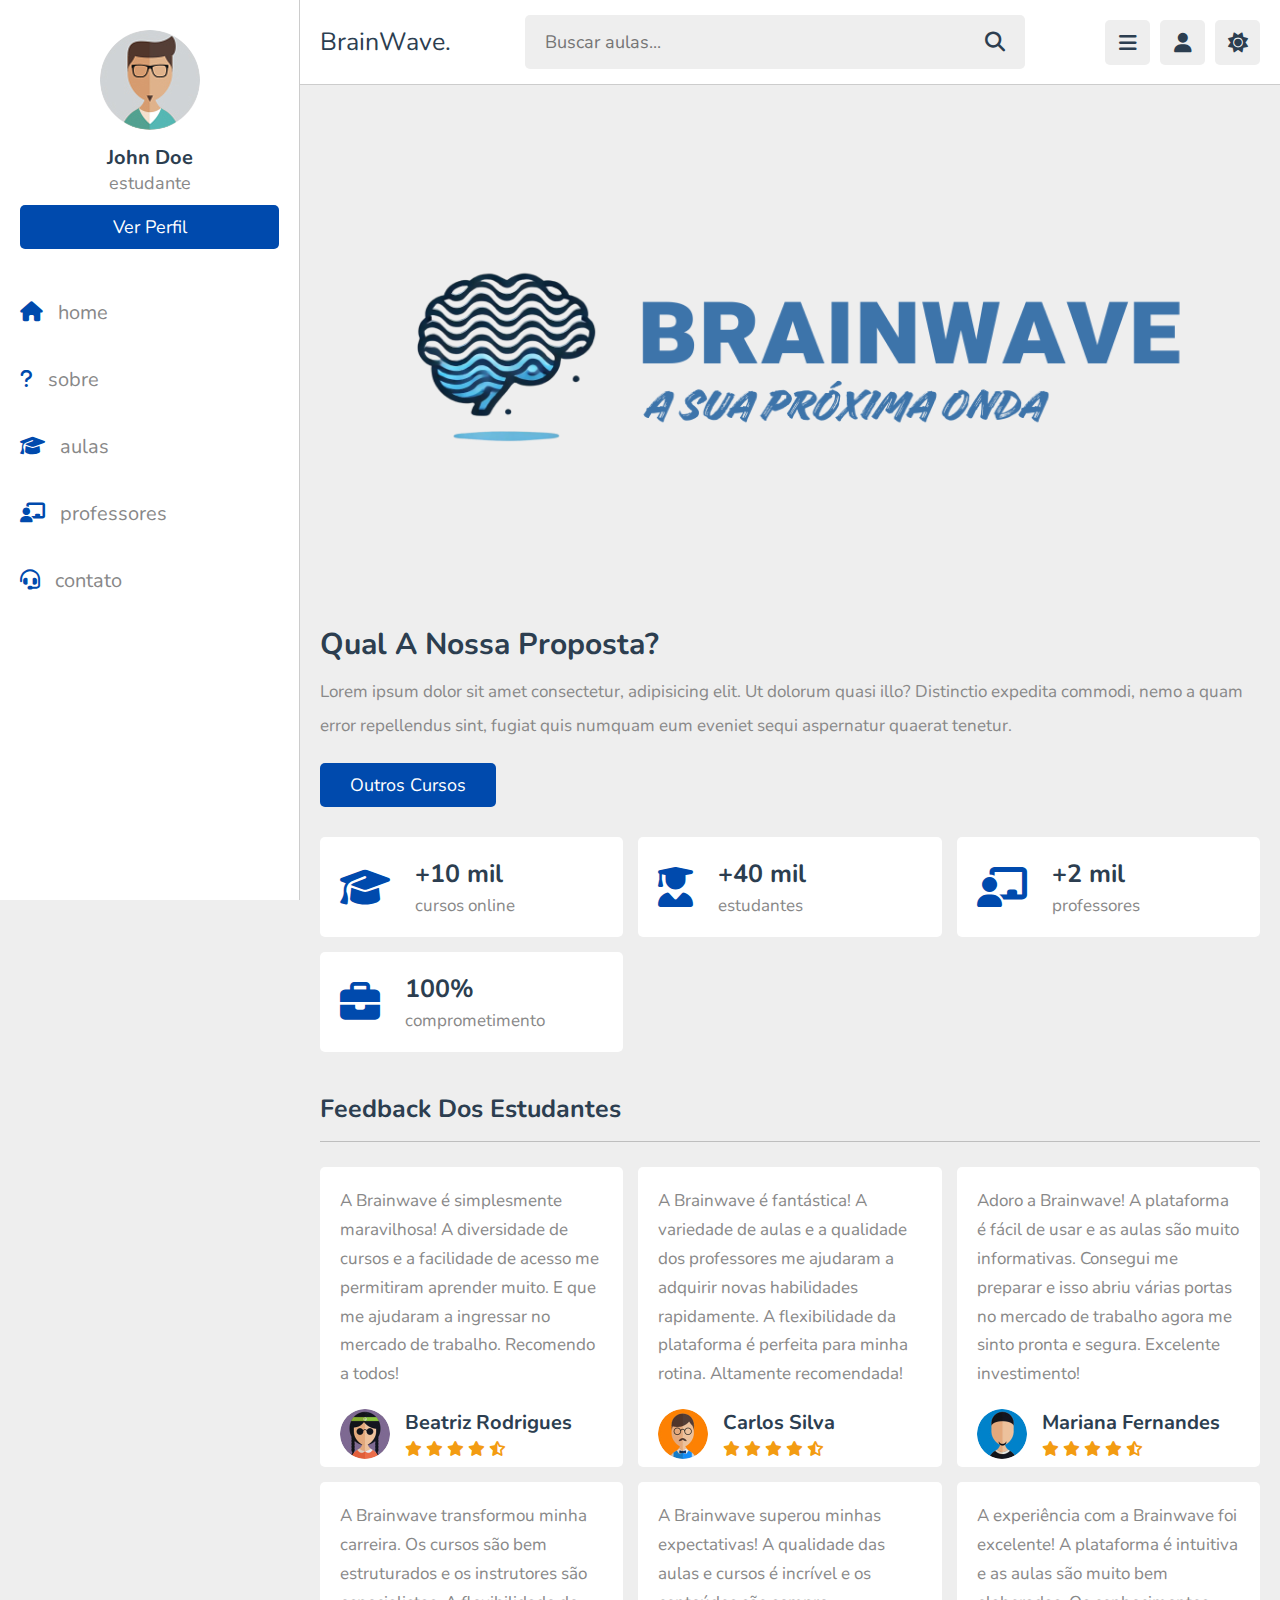
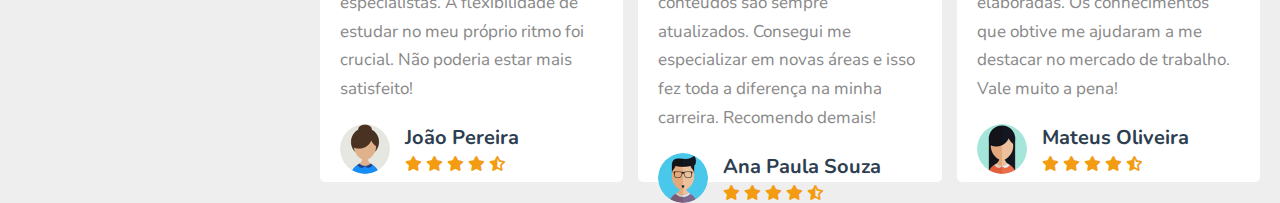
<file: index.html>
<!DOCTYPE html>
<html lang="en">
  <head>
    <meta charset="UTF-8" />
    <meta http-equiv="X-UA-Compatible" content="IE=edge" />
    <meta name="viewport" content="width=device-width, initial-scale=1.0" />
    <title>sobre nós</title>

    <!-- font awesome cdn link  -->
    <link
      rel="stylesheet"
      href="https://cdnjs.cloudflare.com/ajax/libs/font-awesome/6.1.2/css/all.min.css"
    />

    <!-- custom css file link  -->
    <link rel="stylesheet" href="css/style.css" />
  </head>
  <body>
    <header class="header">
      <section class="flex">
        <a href="home.html" class="logo">BrainWave.</a>

        <form action="search.html" method="post" class="search-form">
          <input
            type="text"
            name="search_box"
            required
            placeholder="Buscar aulas..."
            maxlength="100"
          />
          <button type="submit" class="fas fa-search"></button>
        </form>

        <div class="icons">
          <div id="menu-btn" class="fas fa-bars"></div>
          <div id="search-btn" class="fas fa-search"></div>
          <div id="user-btn" class="fas fa-user"></div>
          <div id="toggle-btn" class="fas fa-sun"></div>
        </div>

        <div class="profile">
          <img src="images/pic-1.jpg" class="image" alt="" />
          <h3 class="name">John Doe</h3>
          <p class="role">estudante</p>
          <a href="profile.html" class="btn">ver perfil</a>
          <div class="flex-btn">
            <a href="login.html" class="option-btn">login</a>
            <a href="register.html" class="option-btn">cadastro</a>
          </div>
        </div>
      </section>
    </header>

    <div class="side-bar">
      <div id="close-btn">
        <i class="fas fa-times"></i>
      </div>

      <div class="profile">
        <img src="images/pic-1.jpg" class="image" alt="" />
        <h3 class="name">John Doe</h3>
        <p class="role">estudante</p>
        <a href="profile.html" class="btn">ver perfil</a>
      </div>

      <nav class="navbar">
        <a href="home.html"><i class="fas fa-home"></i><span>home</span></a>
        <a href="index.html"
          ><i class="fas fa-question"></i><span>sobre</span></a
        >
        <a href="courses.html"
          ><i class="fas fa-graduation-cap"></i><span>aulas</span></a
        >
        <a href="teachers.html"
          ><i class="fas fa-chalkboard-user"></i><span>professores</span></a
        >
        <a href="contact.html"
          ><i class="fas fa-headset"></i><span>contato</span></a
        >
      </nav>
    </div>

    <section class="about">
      <div class="row">
        <div class="image">
          <!-- <img src="images/about-img.svg" alt="" /> -->
          <img src="images/21.png" alt="" />
          <!-- imagem com cérebro e nome em baixo  -->
          <!-- <img src="images/20.png" alt=""> imagem apenas do cérebro -->
        </div>

        <div class="content">
          <h3>qual a nossa proposta?</h3>
          <p>
            Lorem ipsum dolor sit amet consectetur, adipisicing elit. Ut dolorum
            quasi illo? Distinctio expedita commodi, nemo a quam error
            repellendus sint, fugiat quis numquam eum eveniet sequi aspernatur
            quaerat tenetur.
          </p>
          <a href="courses.html" class="inline-btn">outros cursos</a>
        </div>
      </div>

      <div class="box-container">
        <div class="box">
          <i class="fas fa-graduation-cap"></i>
          <div>
            <h3>+10 mil</h3>
            <p>cursos online</p>
          </div>
        </div>

        <div class="box">
          <i class="fas fa-user-graduate"></i>
          <div>
            <h3>+40 mil</h3>
            <p>estudantes</p>
          </div>
        </div>

        <div class="box">
          <i class="fas fa-chalkboard-user"></i>
          <div>
            <h3>+2 mil</h3>
            <p>professores</p>
          </div>
        </div>

        <div class="box">
          <i class="fas fa-briefcase"></i>
          <div>
            <h3>100%</h3>
            <p>comprometimento</p>
          </div>
        </div>
      </div>
    </section>

    <section class="reviews">
      <h1 class="heading">feedback dos estudantes</h1>

      <div class="box-container">
        <div class="box">
          <p>
            A Brainwave é simplesmente maravilhosa! A diversidade de cursos e a
            facilidade de acesso me permitiram aprender muito. E que me ajudaram
            a ingressar no mercado de trabalho. Recomendo a todos!
          </p>
          <div class="student">
            <img src="images/pic-2.jpg" alt="" />
            <div>
              <h3>Beatriz Rodrigues</h3>
              <div class="stars">
                <i class="fas fa-star"></i>
                <i class="fas fa-star"></i>
                <i class="fas fa-star"></i>
                <i class="fas fa-star"></i>
                <i class="fas fa-star-half-alt"></i>
              </div>
            </div>
          </div>
        </div>

        <div class="box">
          <p>
            A Brainwave é fantástica! A variedade de aulas e a qualidade dos
            professores me ajudaram a adquirir novas habilidades rapidamente. A
            flexibilidade da plataforma é perfeita para minha rotina. Altamente
            recomendada!
          </p>
          <div class="student">
            <img src="images/pic-3.jpg" alt="" />
            <div>
              <h3>Carlos Silva</h3>
              <div class="stars">
                <i class="fas fa-star"></i>
                <i class="fas fa-star"></i>
                <i class="fas fa-star"></i>
                <i class="fas fa-star"></i>
                <i class="fas fa-star-half-alt"></i>
              </div>
            </div>
          </div>
        </div>

        <div class="box">
          <p>
            Adoro a Brainwave! A plataforma é fácil de usar e as aulas são muito
            informativas. Consegui me preparar e isso abriu várias portas no
            mercado de trabalho agora me sinto pronta e segura. Excelente
            investimento!
          </p>
          <div class="student">
            <img src="images/pic-4.jpg" alt="" />
            <div>
              <h3>Mariana Fernandes</h3>
              <div class="stars">
                <i class="fas fa-star"></i>
                <i class="fas fa-star"></i>
                <i class="fas fa-star"></i>
                <i class="fas fa-star"></i>
                <i class="fas fa-star-half-alt"></i>
              </div>
            </div>
          </div>
        </div>

        <div class="box">
          <p>
            A Brainwave transformou minha carreira. Os cursos são bem
            estruturados e os instrutores são especialistas. A flexibilidade de
            estudar no meu próprio ritmo foi crucial. Não poderia estar mais
            satisfeito!
          </p>
          <div class="student">
            <img src="images/pic-5.jpg" alt="" />
            <div>
              <h3>João Pereira</h3>
              <div class="stars">
                <i class="fas fa-star"></i>
                <i class="fas fa-star"></i>
                <i class="fas fa-star"></i>
                <i class="fas fa-star"></i>
                <i class="fas fa-star-half-alt"></i>
              </div>
            </div>
          </div>
        </div>

        <div class="box">
          <p>
            A Brainwave superou minhas expectativas! A qualidade das aulas e
            cursos é incrível e os conteúdos são sempre atualizados. Consegui me
            especializar em novas áreas e isso fez toda a diferença na minha
            carreira. Recomendo demais!
          </p>
          <div class="student">
            <img src="images/pic-6.jpg" alt="" />
            <div>
              <h3>Ana Paula Souza</h3>
              <div class="stars">
                <i class="fas fa-star"></i>
                <i class="fas fa-star"></i>
                <i class="fas fa-star"></i>
                <i class="fas fa-star"></i>
                <i class="fas fa-star-half-alt"></i>
              </div>
            </div>
          </div>
        </div>

        <div class="box">
          <p>
            A experiência com a Brainwave foi excelente! A plataforma é
            intuitiva e as aulas são muito bem elaboradas. Os conhecimentos que
            obtive me ajudaram a me destacar no mercado de trabalho. Vale muito
            a pena!
          </p>
          <div class="student">
            <img src="images/pic-7.jpg" alt="" />
            <div>
              <h3>Mateus Oliveira</h3>
              <div class="stars">
                <i class="fas fa-star"></i>
                <i class="fas fa-star"></i>
                <i class="fas fa-star"></i>
                <i class="fas fa-star"></i>
                <i class="fas fa-star-half-alt"></i>
              </div>
            </div>
          </div>
        </div>
      </div>
    </section>

    <!-- <footer class="footer">
      &copy; copyright @ 2022 by <span>mr. web designer</span> | all rights
      reserved!
    </footer> -->

    <!-- custom js file link  -->
    <script src="js/script.js"></script>
  </body>
</html>
</file>
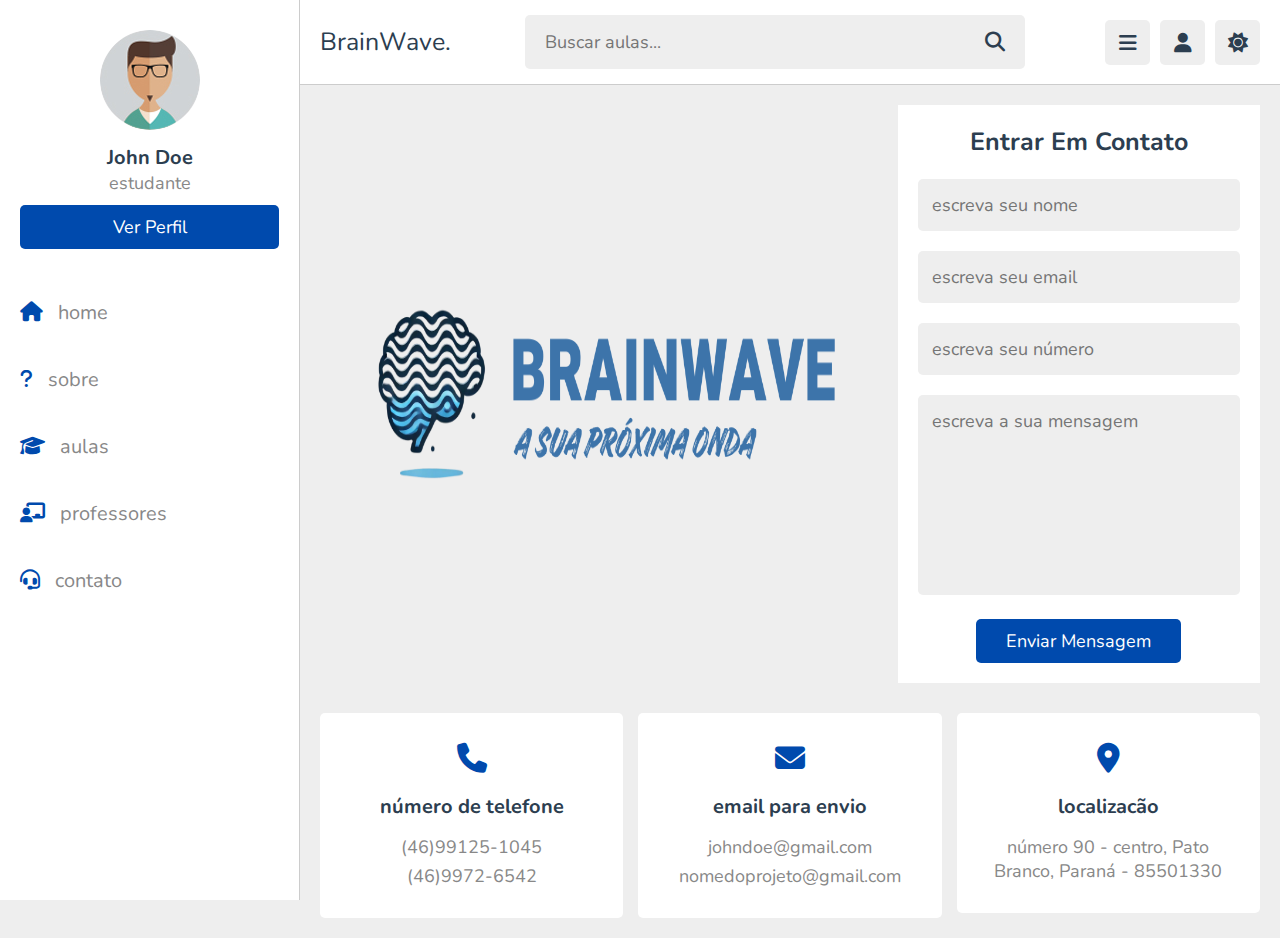
<file: contact.html>
<!DOCTYPE html>
<html lang="en">
  <head>
    <meta charset="UTF-8" />
    <meta http-equiv="X-UA-Compatible" content="IE=edge" />
    <meta name="viewport" content="width=device-width, initial-scale=1.0" />
    <title>contato</title>

    <!-- font awesome cdn link  -->
    <link
      rel="stylesheet"
      href="https://cdnjs.cloudflare.com/ajax/libs/font-awesome/6.1.2/css/all.min.css"
    />

    <!-- custom css file link  -->
    <link rel="stylesheet" href="css/style.css" />
  </head>
  <body>
    <header class="header">
      <section class="flex">
        <a href="home.html" class="logo">BrainWave.</a>

        <form action="search.html" method="post" class="search-form">
          <input
            type="text"
            name="search_box"
            required
            placeholder="Buscar aulas..."
            maxlength="100"
          />
          <button type="submit" class="fas fa-search"></button>
        </form>

        <div class="icons">
          <div id="menu-btn" class="fas fa-bars"></div>
          <div id="search-btn" class="fas fa-search"></div>
          <div id="user-btn" class="fas fa-user"></div>
          <div id="toggle-btn" class="fas fa-sun"></div>
        </div>

        <div class="profile">
          <img src="images/pic-1.jpg" class="image" alt="" />
          <h3 class="name">John Doe</h3>
          <p class="role">estudante</p>
          <a href="profile.html" class="btn">ver perfil</a>
          <div class="flex-btn">
            <a href="login.html" class="option-btn">login</a>
            <a href="register.html" class="option-btn">cadastro</a>
          </div>
        </div>
      </section>
    </header>

    <div class="side-bar">
      <div id="close-btn">
        <i class="fas fa-times"></i>
      </div>

      <div class="profile">
        <img src="images/pic-1.jpg" class="image" alt="" />
        <h3 class="name">John Doe</h3>
        <p class="role">estudante</p>
        <a href="profile.html" class="btn">ver perfil</a>
      </div>

      <nav class="navbar">
        <a href="home.html"><i class="fas fa-home"></i><span>home</span></a>
        <a href="index.html"
          ><i class="fas fa-question"></i><span>sobre</span></a
        >
        <a href="courses.html"
          ><i class="fas fa-graduation-cap"></i><span>aulas</span></a
        >
        <a href="teachers.html"
          ><i class="fas fa-chalkboard-user"></i><span>professores</span></a
        >
        <a href="contact.html"
          ><i class="fas fa-headset"></i><span>contato</span></a
        >
      </nav>
    </div>

    <section class="contact">
      <div class="row">
        <div class="image">
          <!-- <img src="images/contact-img.svg" alt="" /> -->
          <img src="images/21.png" alt="" />
        </div>

        <form action="" method="post">
          <h3>entrar em contato</h3>
          <input
            type="text"
            placeholder="escreva seu nome"
            name="name"
            required
            maxlength="50"
            class="box"
          />
          <input
            type="email"
            placeholder="escreva seu email"
            name="email"
            required
            maxlength="50"
            class="box"
          />
          <input
            type="number"
            placeholder="escreva seu número"
            name="number"
            required
            maxlength="50"
            class="box"
          />
          <textarea
            name="msg"
            class="box"
            placeholder="escreva a sua mensagem"
            required
            maxlength="1000"
            cols="30"
            rows="10"
          ></textarea>
          <input
            type="submit"
            value="enviar mensagem"
            class="inline-btn"
            name="submit"
          />
        </form>
      </div>

      <div class="box-container">
        <div class="box">
          <i class="fas fa-phone"></i>
          <h3>número de telefone</h3>
          <a href="tel:46991251045">(46)99125-1045</a>
          <a href="tel:4699726542">(46)9972-6542</a>
        </div>

        <div class="box">
          <i class="fas fa-envelope"></i>
          <h3>email para envio</h3>
          <a href="mailto:shaikhanas@gmail.com">johndoe@gmail.com</a>
          <a href="mailto:anasbhai@gmail.com">nomedoprojeto@gmail.com</a>
        </div>

        <div class="box">
          <i class="fas fa-map-marker-alt"></i>
          <h3>localizacão</h3>
          <a href="#">número 90 - centro, Pato Branco, Paraná - 85501330</a>
        </div>
      </div>
    </section>

    <!-- <footer class="footer">
      &copy; copyright @ 2022 by <span>mr. web designer</span> | all rights
      reserved!
    </footer> -->

    <!-- custom js file link  -->
    <script src="js/script.js"></script>
  </body>
</html>
</file>
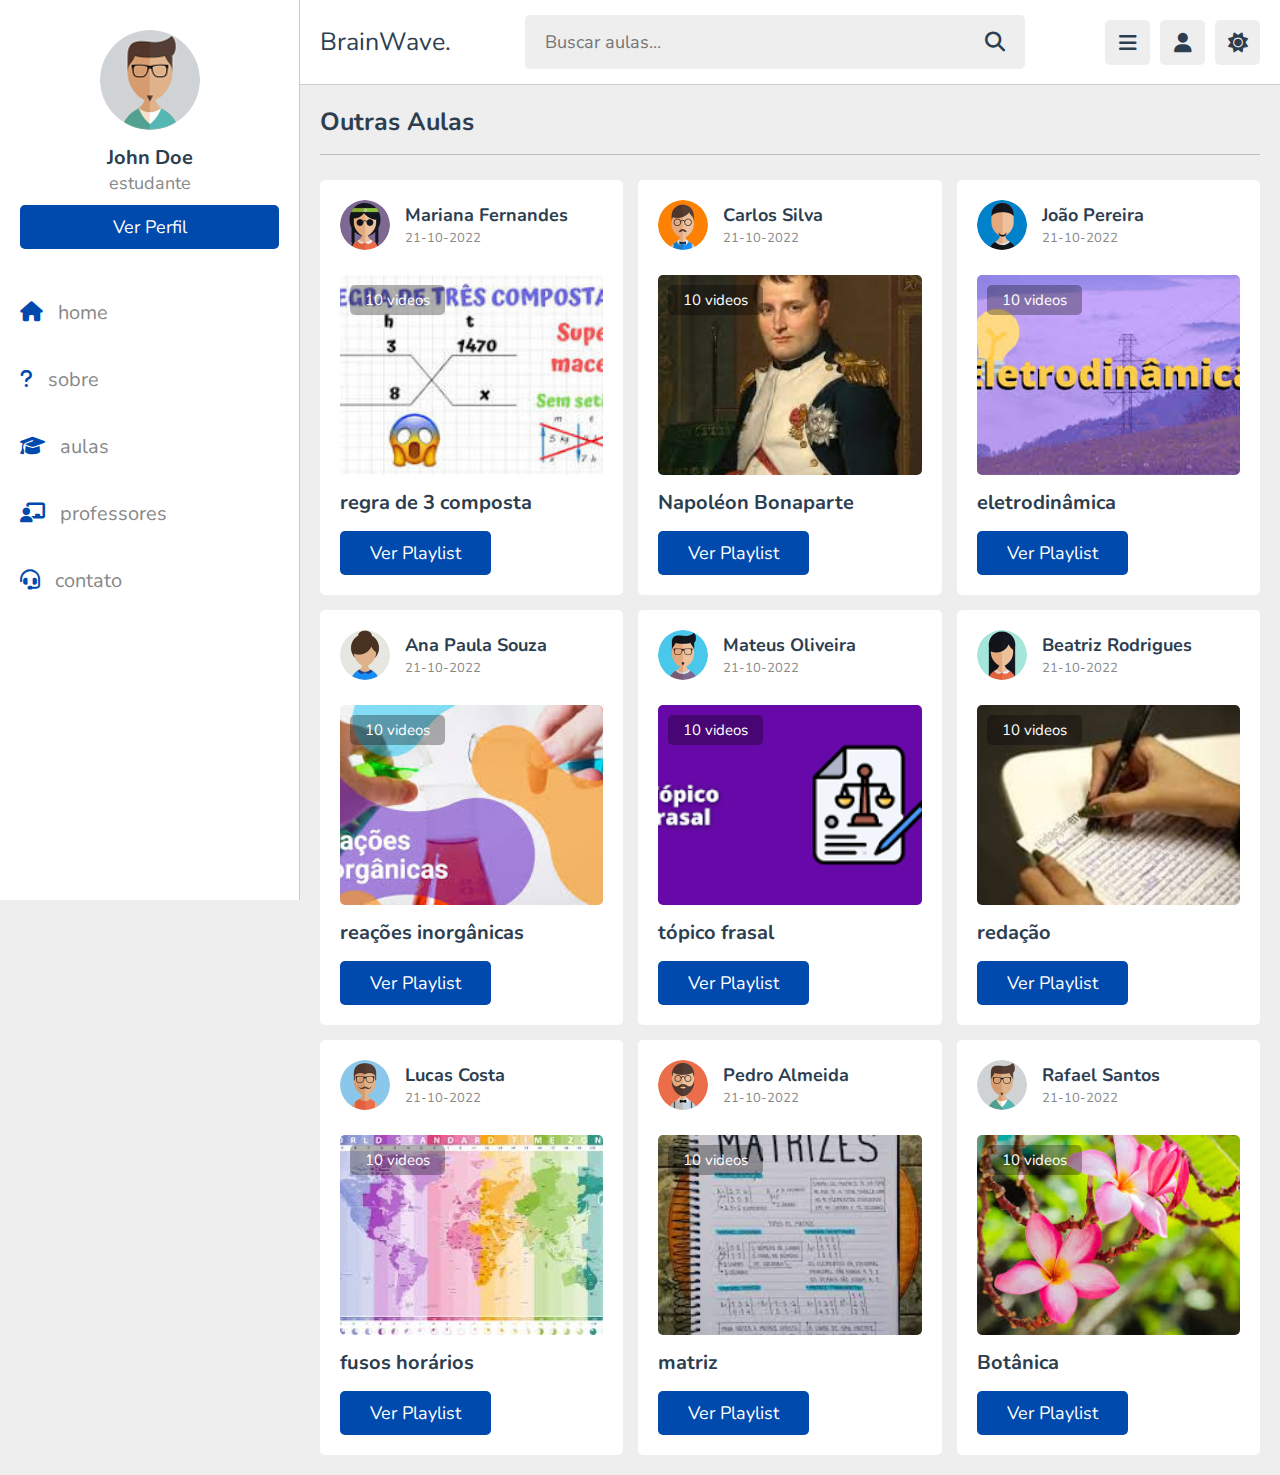
<file: courses.html>
<!DOCTYPE html>
<html lang="en">
  <head>
    <meta charset="UTF-8" />
    <meta http-equiv="X-UA-Compatible" content="IE=edge" />
    <meta name="viewport" content="width=device-width, initial-scale=1.0" />
    <title>aulas</title>

    <!-- font awesome cdn link  -->
    <link
      rel="stylesheet"
      href="https://cdnjs.cloudflare.com/ajax/libs/font-awesome/6.1.2/css/all.min.css"
    />

    <!-- custom css file link  -->
    <link rel="stylesheet" href="css/style.css" />
  </head>
  <body>
    <header class="header">
      <section class="flex">
        <a href="home.html" class="logo">BrainWave.</a>

        <form action="search.html" method="post" class="search-form">
          <input
            type="text"
            name="search_box"
            required
            placeholder="Buscar aulas..."
            maxlength="100"
          />
          <button type="submit" class="fas fa-search"></button>
        </form>

        <div class="icons">
          <div id="menu-btn" class="fas fa-bars"></div>
          <div id="search-btn" class="fas fa-search"></div>
          <div id="user-btn" class="fas fa-user"></div>
          <div id="toggle-btn" class="fas fa-sun"></div>
        </div>

        <div class="profile">
          <img src="images/pic-1.jpg" class="image" alt="" />
          <h3 class="name">John Doe</h3>
          <p class="role">estudante</p>
          <a href="profile.html" class="btn">ver perfil</a>
          <div class="flex-btn">
            <a href="login.html" class="option-btn">login</a>
            <a href="register.html" class="option-btn">cadastro</a>
          </div>
        </div>
      </section>
    </header>

    <div class="side-bar">
      <div id="close-btn">
        <i class="fas fa-times"></i>
      </div>

      <div class="profile">
        <img src="images/pic-1.jpg" class="image" alt="" />
        <h3 class="name">John Doe</h3>
        <p class="role">estudante</p>
        <a href="profile.html" class="btn">ver perfil</a>
      </div>

      <nav class="navbar">
        <a href="home.html"><i class="fas fa-home"></i><span>home</span></a>
        <a href="index.html"
          ><i class="fas fa-question"></i><span>sobre</span></a
        >
        <a href="courses.html"
          ><i class="fas fa-graduation-cap"></i><span>aulas</span></a
        >
        <a href="teachers.html"
          ><i class="fas fa-chalkboard-user"></i><span>professores</span></a
        >
        <a href="contact.html"
          ><i class="fas fa-headset"></i><span>contato</span></a
        >
      </nav>
    </div>

    <section class="courses">
      <h1 class="heading">outras aulas</h1>

      <div class="box-container">
        <div class="box">
          <div class="tutor">
            <img src="images/pic-2.jpg" alt="" />
            <div class="info">
              <h3>Mariana Fernandes</h3>
              <span>21-10-2022</span>
            </div>
          </div>
          <div class="thumb">
            <img src="images/thumb-1.png" alt="" />
            <span>10 videos</span>
          </div>
          <h3 class="title">regra de 3 composta</h3>
          <a href="playlist.html" class="inline-btn">ver playlist</a>
        </div>

        <div class="box">
          <div class="tutor">
            <img src="images/pic-3.jpg" alt="" />
            <div class="info">
              <h3>Carlos Silva</h3>
              <span>21-10-2022</span>
            </div>
          </div>
          <div class="thumb">
            <img src="images/thumb-2.png" alt="" />
            <span>10 videos</span>
          </div>
          <h3 class="title">Napoléon Bonaparte</h3>
          <a href="playlist.html" class="inline-btn">ver playlist</a>
        </div>

        <div class="box">
          <div class="tutor">
            <img src="images/pic-4.jpg" alt="" />
            <div class="info">
              <h3>João Pereira</h3>
              <span>21-10-2022</span>
            </div>
          </div>
          <div class="thumb">
            <img src="images/thumb-3.png" alt="" />
            <span>10 videos</span>
          </div>
          <h3 class="title">eletrodinâmica</h3>
          <a href="playlist.html" class="inline-btn">ver playlist</a>
        </div>

        <div class="box">
          <div class="tutor">
            <img src="images/pic-5.jpg" alt="" />
            <div class="info">
              <h3>Ana Paula Souza</h3>
              <span>21-10-2022</span>
            </div>
          </div>
          <div class="thumb">
            <img src="images/thumb-4.png" alt="" />
            <span>10 videos</span>
          </div>
          <h3 class="title">reações inorgânicas</h3>
          <a href="playlist.html" class="inline-btn">ver playlist</a>
        </div>

        <div class="box">
          <div class="tutor">
            <img src="images/pic-6.jpg" alt="" />
            <div class="info">
              <h3>Mateus Oliveira</h3>
              <span>21-10-2022</span>
            </div>
          </div>
          <div class="thumb">
            <img src="images/thumb-5.png" alt="" />
            <span>10 videos</span>
          </div>
          <h3 class="title">tópico frasal</h3>
          <a href="playlist.html" class="inline-btn">ver playlist</a>
        </div>

        <div class="box">
          <div class="tutor">
            <img src="images/pic-7.jpg" alt="" />
            <div class="info">
              <h3>Beatriz Rodrigues</h3>
              <span>21-10-2022</span>
            </div>
          </div>
          <div class="thumb">
            <img src="images/thumb-6.png" alt="" />
            <span>10 videos</span>
          </div>
          <h3 class="title">redação</h3>
          <a href="playlist.html" class="inline-btn">ver playlist</a>
        </div>

        <div class="box">
          <div class="tutor">
            <img src="images/pic-8.jpg" alt="" />
            <div class="info">
              <h3>Lucas Costa</h3>
              <span>21-10-2022</span>
            </div>
          </div>
          <div class="thumb">
            <img src="images/thumb-7.png" alt="" />
            <span>10 videos</span>
          </div>
          <h3 class="title">fusos horários</h3>
          <a href="playlist.html" class="inline-btn">ver playlist</a>
        </div>

        <div class="box">
          <div class="tutor">
            <img src="images/pic-9.jpg" alt="" />
            <div class="info">
              <h3>Pedro Almeida</h3>
              <span>21-10-2022</span>
            </div>
          </div>
          <div class="thumb">
            <img src="images/thumb-8.png" alt="" />
            <span>10 videos</span>
          </div>
          <h3 class="title">matriz</h3>
          <a href="playlist.html" class="inline-btn">ver playlist</a>
        </div>

        <div class="box">
          <div class="tutor">
            <img src="images/pic-1.jpg" alt="" />
            <div class="info">
              <h3>Rafael Santos</h3>
              <span>21-10-2022</span>
            </div>
          </div>
          <div class="thumb">
            <img src="images/thumb-9.png" alt="" />
            <span>10 videos</span>
          </div>
          <h3 class="title">Botânica</h3>
          <a href="playlist.html" class="inline-btn">ver playlist</a>
        </div>
      </div>
    </section>
    <!-- custom js file link  -->
    <script src="js/script.js"></script>
  </body>
</html>
</file>
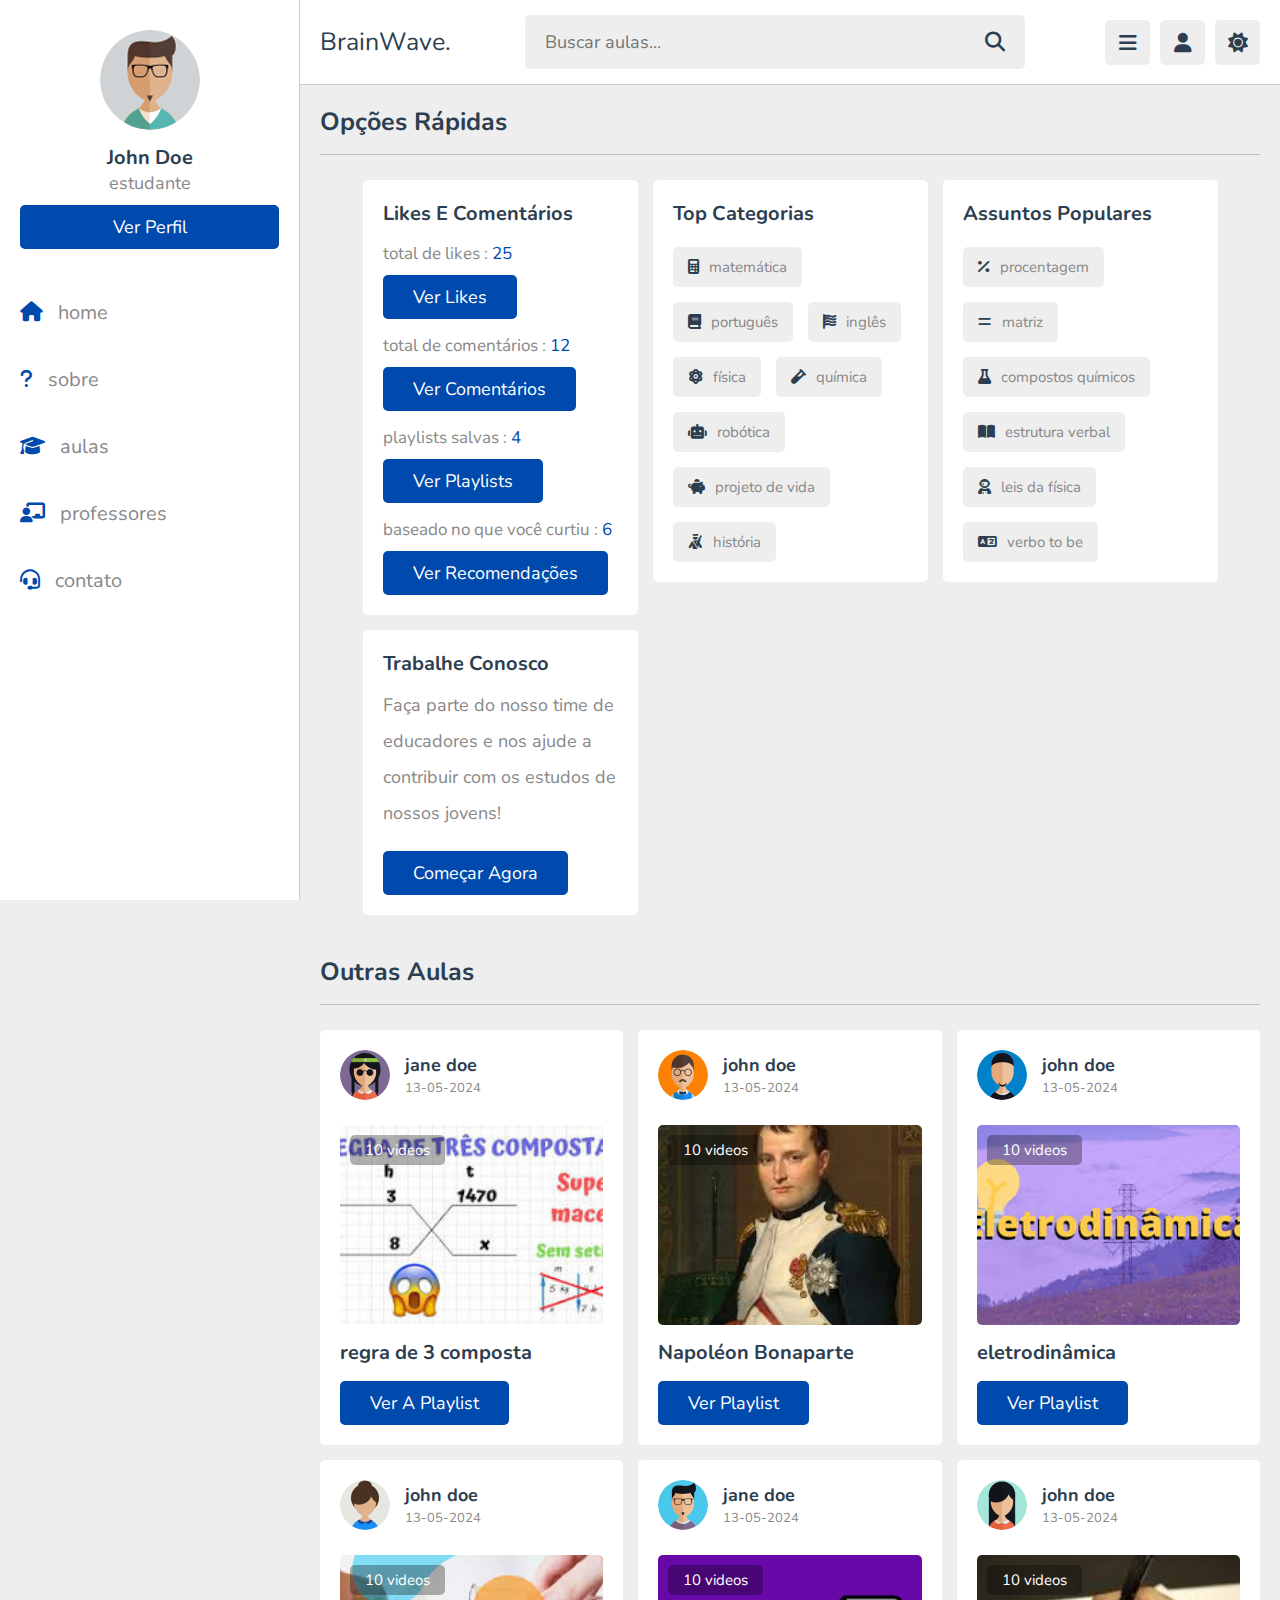
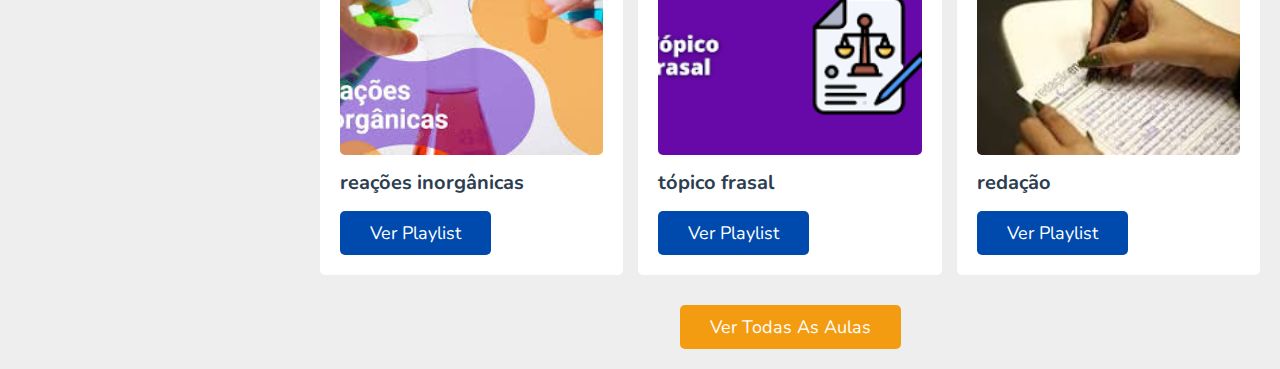
<file: home.html>
<!DOCTYPE html>
<html lang="en">
  <head>
    <meta charset="UTF-8" />
    <meta http-equiv="X-UA-Compatible" content="IE=edge" />
    <meta name="viewport" content="width=device-width, initial-scale=1.0" />
    <title>home</title>

    <!-- font awesome cdn link  -->
    <link
      rel="stylesheet"
      href="https://cdnjs.cloudflare.com/ajax/libs/font-awesome/6.1.2/css/all.min.css"
    />

    <!-- custom css file link  -->
    <link rel="stylesheet" href="css/style.css" />
  </head>
  <body>
    <header class="header">
      <section class="flex">
        <a href="home.html" class="logo">BrainWave.</a>

        <form action="search.html" method="post" class="search-form">
          <input
            type="text"
            name="search_box"
            required
            placeholder="Buscar aulas..."
            maxlength="100"
          />
          <button type="submit" class="fas fa-search"></button>
        </form>

        <div class="icons">
          <div id="menu-btn" class="fas fa-bars"></div>
          <div id="search-btn" class="fas fa-search"></div>
          <div id="user-btn" class="fas fa-user"></div>
          <div id="toggle-btn" class="fas fa-sun"></div>
        </div>

        <div class="profile">
          <img src="images/pic-1.jpg" class="image" alt="" />
          <h3 class="name">John Doe</h3>
          <p class="role">estudante</p>
          <a href="profile.html" class="btn">ver perfil</a>
          <div class="flex-btn">
            <a href="login.html" class="option-btn">login</a>
            <a href="register.html" class="option-btn">cadastro</a>
          </div>
        </div>
      </section>
    </header>

    <div class="side-bar">
      <div id="close-btn">
        <i class="fas fa-times"></i>
      </div>

      <div class="profile">
        <img src="images/pic-1.jpg" class="image" alt="" />
        <h3 class="name">John Doe</h3>
        <p class="role">estudante</p>
        <a href="profile.html" class="btn">ver perfil</a>
      </div>

      <nav class="navbar">
        <a href="home.html"><i class="fas fa-home"></i><span>home</span></a>
        <a href="index.html"
          ><i class="fas fa-question"></i><span>sobre</span></a
        >
        <a href="courses.html"
          ><i class="fas fa-graduation-cap"></i><span>aulas</span></a
        >
        <a href="teachers.html"
          ><i class="fas fa-chalkboard-user"></i><span>professores</span></a
        >
        <a href="contact.html"
          ><i class="fas fa-headset"></i><span>contato</span></a
        >
      </nav>
    </div>

    <section class="home-grid">
      <h1 class="heading">opções rápidas</h1>

      <div class="box-container">
        <div class="box">
          <h3 class="title">likes e comentários</h3>
          <p class="likes">total de likes : <span>25</span></p>
          <a href="#" class="inline-btn">ver likes</a>
          <p class="likes">total de comentários : <span>12</span></p>
          <a href="#" class="inline-btn">ver comentários</a>
          <p class="likes">playlists salvas : <span>4</span></p>
          <a href="#" class="inline-btn">ver playlists</a>
          <p class="likes">baseado no que você curtiu : <span>6</span></p>
          <a href="#" class="inline-btn">ver recomendações</a>
        </div>

        <div class="box">
          <h3 class="title">top categorias</h3>
          <div class="flex">
            <a href="#"
              ><i class="fas fa-calculator"></i><span>matemática</span></a
            >
            <a href="#"><i class="fas fa-book"></i><span>português</span></a>
            <a href="#"><i class="fas fa-flag-usa"></i><span>inglês</span></a>
            <a href="#"><i class="fas fa-atom"></i><span>física</span></a>
            <a href="#"><i class="fas fa-vial"></i><span>química</span></a>
            <a href="#"><i class="fas fa-robot"></i><span>robótica</span></a>
            <a href="#"
              ><i class="fas fa-piggy-bank"></i><span>projeto de vida</span></a
            >
            <a href="#"
              ><i class="fas fa-person-military-rifle"></i
              ><span>história</span></a
            >
          </div>
        </div>

        <div class="box">
          <h3 class="title">assuntos populares</h3>
          <div class="flex">
            <a href="#"
              ><i class="fab fa-percent"></i><span>procentagem</span></a
            >
            <a href="#"><i class="fab fa-equals"></i><span>matriz</span></a>
            <a href="#"
              ><i class="fa fa-flask"></i><span>compostos químicos</span></a
            >
            <a href="#"
              ><i class="fa fa-book-open"></i><span>estrutura verbal</span></a
            >
            <a href="#"
              ><i class="fa fa-user-astronaut"></i
              ><span>leis da física</span></a
            >
            <a href="#"
              ><i class="fa fa-language"></i><span>verbo to be</span></a
            >
          </div>
        </div>

        <div class="box">
          <h3 class="title">trabalhe conosco</h3>
          <p class="tutor">
            Faça parte do nosso time de educadores e nos ajude a contribuir com
            os estudos de nossos jovens!
          </p>
          <a href="teachers.html" class="inline-btn">começar agora</a>
        </div>
      </div>
    </section>

    <section class="courses">
      <h1 class="heading">outras aulas</h1>

      <div class="box-container">
        <div class="box">
          <div class="tutor">
            <img src="images/pic-2.jpg" alt="" />
            <div class="info">
              <h3>jane doe</h3>
              <span>13-05-2024</span>
            </div>
          </div>
          <div class="thumb">
            <img src="images/thumb-1.png" alt="" />
            <span>10 videos</span>
          </div>
          <h3 class="title">regra de 3 composta</h3>
          <a href="playlist.html" class="inline-btn">ver a playlist</a>
        </div>

        <div class="box">
          <div class="tutor">
            <img src="images/pic-3.jpg" alt="" />
            <div class="info">
              <h3>john doe</h3>
              <span>13-05-2024</span>
            </div>
          </div>
          <div class="thumb">
            <img src="images/thumb-2.png" alt="" />
            <span>10 videos</span>
          </div>
          <h3 class="title">Napoléon Bonaparte</h3>
          <a href="playlist.html" class="inline-btn">ver playlist</a>
        </div>

        <div class="box">
          <div class="tutor">
            <img src="images/pic-4.jpg" alt="" />
            <div class="info">
              <h3>john doe</h3>
              <span>13-05-2024</span>
            </div>
          </div>
          <div class="thumb">
            <img src="images/thumb-3.png" alt="" />
            <span>10 videos</span>
          </div>
          <h3 class="title">eletrodinâmica</h3>
          <a href="playlist.html" class="inline-btn">ver playlist</a>
        </div>

        <div class="box">
          <div class="tutor">
            <img src="images/pic-5.jpg" alt="" />
            <div class="info">
              <h3>john doe</h3>
              <span>13-05-2024</span>
            </div>
          </div>
          <div class="thumb">
            <img src="images/thumb-4.png" alt="" />
            <span>10 videos</span>
          </div>
          <h3 class="title">reações inorgânicas</h3>
          <a href="playlist.html" class="inline-btn">ver playlist</a>
        </div>

        <div class="box">
          <div class="tutor">
            <img src="images/pic-6.jpg" alt="" />
            <div class="info">
              <h3>jane doe</h3>
              <span>13-05-2024</span>
            </div>
          </div>
          <div class="thumb">
            <img src="images/thumb-5.png" alt="" />
            <span>10 videos</span>
          </div>
          <h3 class="title">tópico frasal</h3>
          <a href="playlist.html" class="inline-btn">ver playlist</a>
        </div>

        <div class="box">
          <div class="tutor">
            <img src="images/pic-7.jpg" alt="" />
            <div class="info">
              <h3>john doe</h3>
              <span>13-05-2024</span>
            </div>
          </div>
          <div class="thumb">
            <img src="images/thumb-6.png" alt="" />
            <span>10 videos</span>
          </div>
          <h3 class="title">redação</h3>
          <a href="playlist.html" class="inline-btn">ver playlist</a>
        </div>
      </div>

      <div class="more-btn">
        <a href="courses.html" class="inline-option-btn">ver todas as aulas</a>
      </div>
    </section>
    <!-- custom js file link  -->
    <script src="js/script.js"></script>
  </body>
</html>
</file>
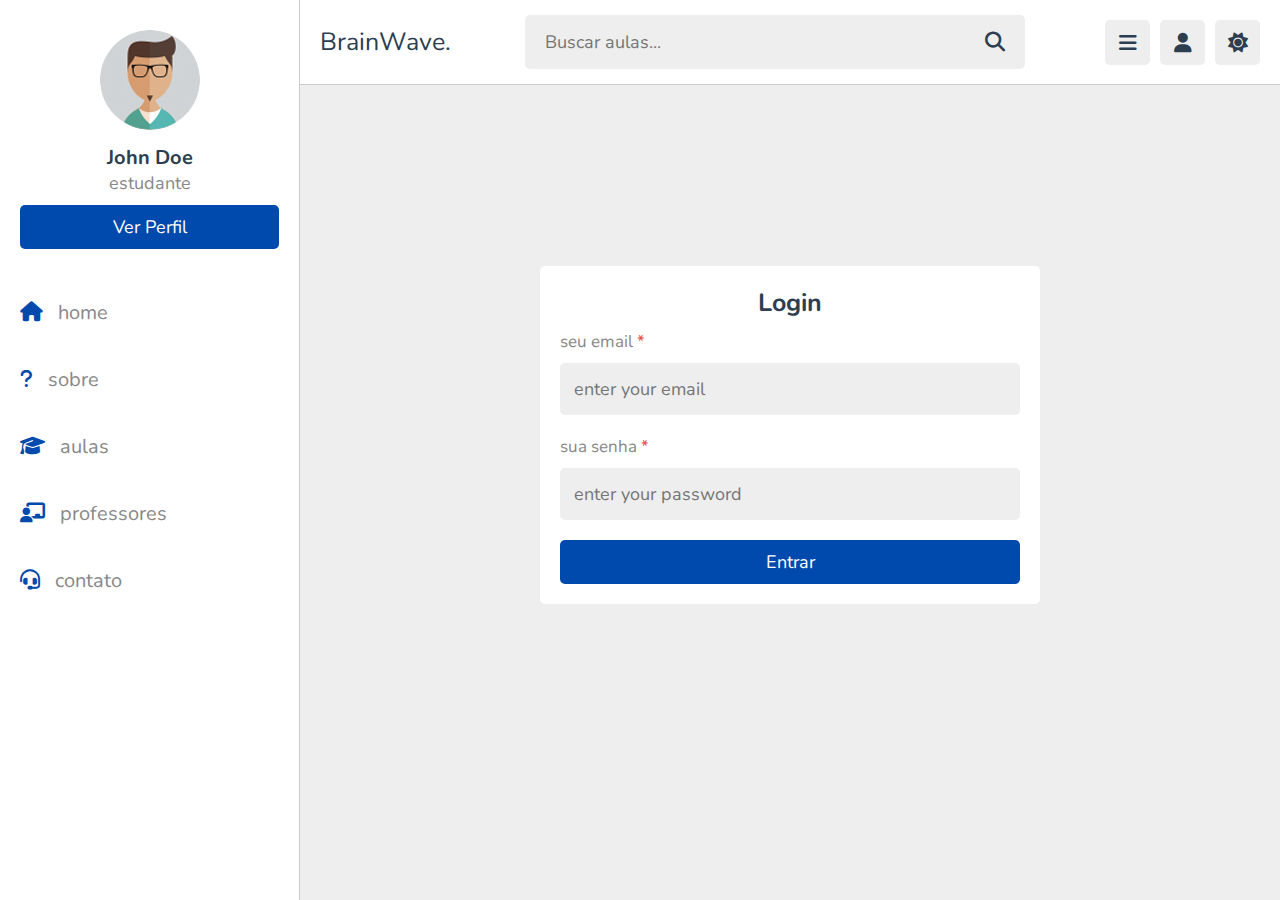
<file: login.html>
<!DOCTYPE html>
<html lang="en">
  <head>
    <meta charset="UTF-8" />
    <meta http-equiv="X-UA-Compatible" content="IE=edge" />
    <meta name="viewport" content="width=device-width, initial-scale=1.0" />
    <title>login</title>

    <!-- font awesome cdn link  -->
    <link
      rel="stylesheet"
      href="https://cdnjs.cloudflare.com/ajax/libs/font-awesome/6.1.2/css/all.min.css"
    />

    <!-- custom css file link  -->
    <link rel="stylesheet" href="css/style.css" />
  </head>
  <body>
    <header class="header">
      <section class="flex">
        <a href="home.html" class="logo">BrainWave.</a>

        <form action="search.html" method="post" class="search-form">
          <input
            type="text"
            name="search_box"
            required
            placeholder="Buscar aulas..."
            maxlength="100"
          />
          <button type="submit" class="fas fa-search"></button>
        </form>

        <div class="icons">
          <div id="menu-btn" class="fas fa-bars"></div>
          <div id="search-btn" class="fas fa-search"></div>
          <div id="user-btn" class="fas fa-user"></div>
          <div id="toggle-btn" class="fas fa-sun"></div>
        </div>

        <div class="profile">
          <img src="images/pic-1.jpg" class="image" alt="" />
          <h3 class="name">John Doe</h3>
          <p class="role">estudante</p>
          <a href="profile.html" class="btn">ver perfil</a>
          <div class="flex-btn">
            <a href="login.html" class="option-btn">login</a>
            <a href="register.html" class="option-btn">cadastro</a>
          </div>
        </div>
      </section>
    </header>

    <div class="side-bar">
      <div id="close-btn">
        <i class="fas fa-times"></i>
      </div>

      <div class="profile">
        <img src="images/pic-1.jpg" class="image" alt="" />
        <h3 class="name">John Doe</h3>
        <p class="role">estudante</p>
        <a href="profile.html" class="btn">ver perfil</a>
      </div>

      <nav class="navbar">
        <a href="home.html"><i class="fas fa-home"></i><span>home</span></a>
        <a href="index.html"
          ><i class="fas fa-question"></i><span>sobre</span></a
        >
        <a href="courses.html"
          ><i class="fas fa-graduation-cap"></i><span>aulas</span></a
        >
        <a href="teachers.html"
          ><i class="fas fa-chalkboard-user"></i><span>professores</span></a
        >
        <a href="contact.html"
          ><i class="fas fa-headset"></i><span>contato</span></a
        >
      </nav>
    </div>

    <section class="form-container">
      <form action="" method="post" enctype="multipart/form-data">
        <h3>login</h3>
        <p>seu email <span>*</span></p>
        <input
          type="email"
          name="email"
          placeholder="enter your email"
          required
          maxlength="50"
          class="box"
        />
        <p>sua senha <span>*</span></p>
        <input
          type="password"
          name="pass"
          placeholder="enter your password"
          required
          maxlength="20"
          class="box"
        />
        <input type="submit" value="Entrar" name="submit" class="btn" />
      </form>
    </section>

    <!-- custom js file link  -->
    <script src="js/script.js"></script>
  </body>
</html>
</file>
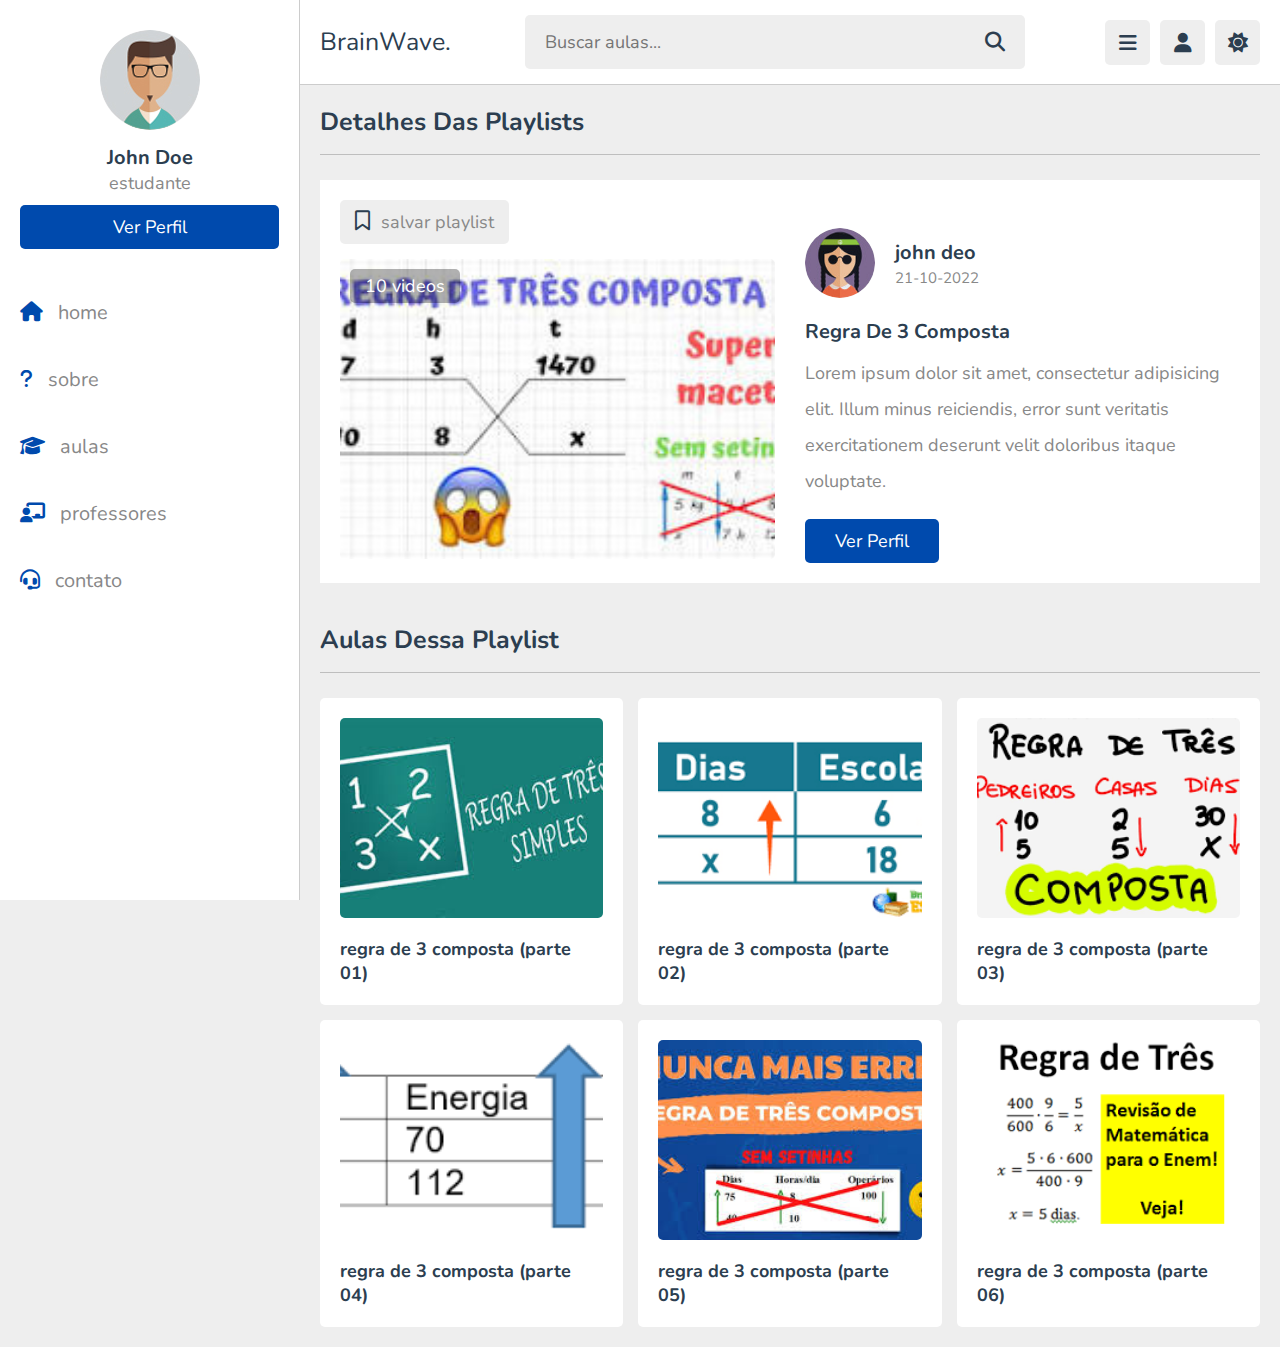
<file: playlist.html>
<!DOCTYPE html>
<html lang="en">
  <head>
    <meta charset="UTF-8" />
    <meta http-equiv="X-UA-Compatible" content="IE=edge" />
    <meta name="viewport" content="width=device-width, initial-scale=1.0" />
    <title>playlist</title>

    <!-- font awesome cdn link  -->
    <link
      rel="stylesheet"
      href="https://cdnjs.cloudflare.com/ajax/libs/font-awesome/6.1.2/css/all.min.css"
    />

    <!-- custom css file link  -->
    <link rel="stylesheet" href="css/style.css" />
  </head>
  <body>
    <header class="header">
      <section class="flex">
        <a href="home.html" class="logo">BrainWave.</a>

        <form action="search.html" method="post" class="search-form">
          <input
            type="text"
            name="search_box"
            required
            placeholder="Buscar aulas..."
            maxlength="100"
          />
          <button type="submit" class="fas fa-search"></button>
        </form>

        <div class="icons">
          <div id="menu-btn" class="fas fa-bars"></div>
          <div id="search-btn" class="fas fa-search"></div>
          <div id="user-btn" class="fas fa-user"></div>
          <div id="toggle-btn" class="fas fa-sun"></div>
        </div>

        <div class="profile">
          <img src="images/pic-1.jpg" class="image" alt="" />
          <h3 class="name">John Doe</h3>
          <p class="role">estudante</p>
          <a href="profile.html" class="btn">ver perfil</a>
          <div class="flex-btn">
            <a href="login.html" class="option-btn">login</a>
            <a href="register.html" class="option-btn">cadastro</a>
          </div>
        </div>
      </section>
    </header>

    <div class="side-bar">
      <div id="close-btn">
        <i class="fas fa-times"></i>
      </div>

      <div class="profile">
        <img src="images/pic-1.jpg" class="image" alt="" />
        <h3 class="name">John Doe</h3>
        <p class="role">estudante</p>
        <a href="profile.html" class="btn">ver perfil</a>
      </div>

      <nav class="navbar">
        <a href="home.html"><i class="fas fa-home"></i><span>home</span></a>
        <a href="index.html"
          ><i class="fas fa-question"></i><span>sobre</span></a
        >
        <a href="courses.html"
          ><i class="fas fa-graduation-cap"></i><span>aulas</span></a
        >
        <a href="teachers.html"
          ><i class="fas fa-chalkboard-user"></i><span>professores</span></a
        >
        <a href="contact.html"
          ><i class="fas fa-headset"></i><span>contato</span></a
        >
      </nav>
    </div>

    <section class="playlist-details">
      <h1 class="heading">detalhes das playlists</h1>

      <div class="row">
        <div class="column">
          <form action="" method="post" class="save-playlist">
            <button type="submit">
              <i class="far fa-bookmark"></i> <span>salvar playlist</span>
            </button>
          </form>

          <div class="thumb">
            <img src="images/thumb-1.png" alt="" />
            <span>10 videos</span>
          </div>
        </div>
        <div class="column">
          <div class="tutor">
            <img src="images/pic-2.jpg" alt="" />
            <div>
              <h3>john deo</h3>
              <span>21-10-2022</span>
            </div>
          </div>

          <div class="details">
            <h3>regra de 3 composta</h3>
            <p>
              Lorem ipsum dolor sit amet, consectetur adipisicing elit. Illum
              minus reiciendis, error sunt veritatis exercitationem deserunt
              velit doloribus itaque voluptate.
            </p>
            <a href="teacher_profile.html" class="inline-btn">ver perfil</a>
          </div>
        </div>
      </div>
    </section>

    <section class="playlist-videos">
      <h1 class="heading">aulas dessa playlist</h1>

      <div class="box-container">
        <a class="box" href="watch-video.html">
          <i class="fas fa-play"></i>
          <img src="images/post-1-1.png" alt="" />
          <h3>regra de 3 composta (parte 01)</h3>
        </a>

        <a class="box" href="watch-video.html">
          <i class="fas fa-play"></i>
          <img src="images/post-1-2.png" alt="" />
          <h3>regra de 3 composta (parte 02)</h3>
        </a>

        <a class="box" href="watch-video.html">
          <i class="fas fa-play"></i>
          <img src="images/post-1-3.png" alt="" />
          <h3>regra de 3 composta (parte 03)</h3>
        </a>

        <a class="box" href="watch-video.html">
          <i class="fas fa-play"></i>
          <img src="images/post-1-4.png" alt="" />
          <h3>regra de 3 composta (parte 04)</h3>
        </a>

        <a class="box" href="watch-video.html">
          <i class="fas fa-play"></i>
          <img src="images/post-1-5.png" alt="" />
          <h3>regra de 3 composta (parte 05)</h3>
        </a>

        <a class="box" href="watch-video.html">
          <i class="fas fa-play"></i>
          <img src="images/post-1-6.png" alt="" />
          <h3>regra de 3 composta (parte 06)</h3>
        </a>
      </div>
    </section>
    <!-- custom js file link  -->
    <script src="js/script.js"></script>
  </body>
</html>
</file>
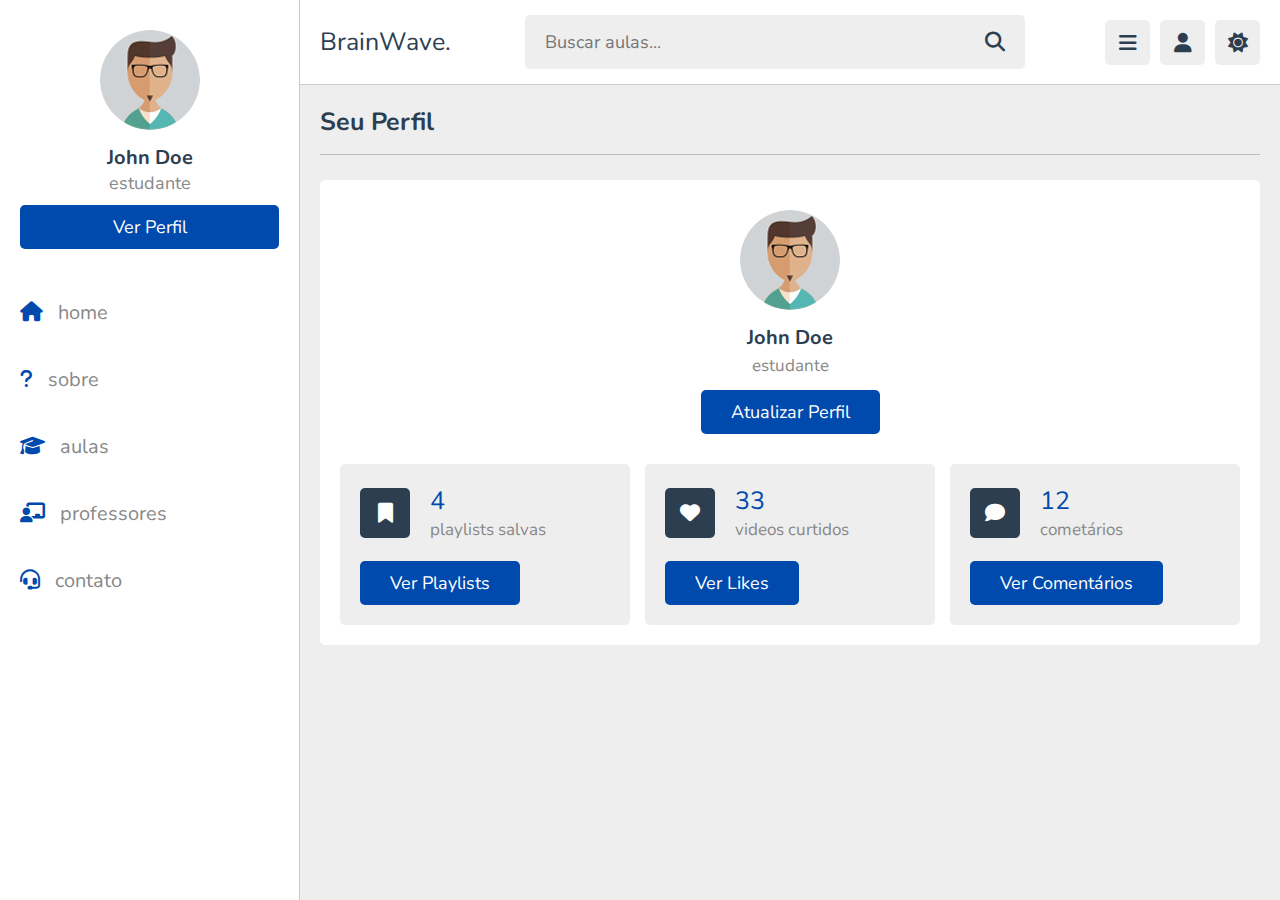
<file: profile.html>
<!DOCTYPE html>
<html lang="en">
  <head>
    <meta charset="UTF-8" />
    <meta http-equiv="X-UA-Compatible" content="IE=edge" />
    <meta name="viewport" content="width=device-width, initial-scale=1.0" />
    <title>perfil</title>

    <!-- font awesome cdn link  -->
    <link
      rel="stylesheet"
      href="https://cdnjs.cloudflare.com/ajax/libs/font-awesome/6.1.2/css/all.min.css"
    />

    <!-- custom css file link  -->
    <link rel="stylesheet" href="css/style.css" />
  </head>
  <body>
    <header class="header">
      <section class="flex">
        <a href="home.html" class="logo">BrainWave.</a>

        <form action="search.html" method="post" class="search-form">
          <input
            type="text"
            name="search_box"
            required
            placeholder="Buscar aulas..."
            maxlength="100"
          />
          <button type="submit" class="fas fa-search"></button>
        </form>

        <div class="icons">
          <div id="menu-btn" class="fas fa-bars"></div>
          <div id="search-btn" class="fas fa-search"></div>
          <div id="user-btn" class="fas fa-user"></div>
          <div id="toggle-btn" class="fas fa-sun"></div>
        </div>

        <div class="profile">
          <img src="images/pic-1.jpg" class="image" alt="" />
          <h3 class="name">John Doe</h3>
          <p class="role">estudante</p>
          <a href="profile.html" class="btn">ver perfil</a>
          <div class="flex-btn">
            <a href="login.html" class="option-btn">login</a>
            <a href="register.html" class="option-btn">cadastro</a>
          </div>
        </div>
      </section>
    </header>

    <div class="side-bar">
      <div id="close-btn">
        <i class="fas fa-times"></i>
      </div>

      <div class="profile">
        <img src="images/pic-1.jpg" class="image" alt="" />
        <h3 class="name">John Doe</h3>
        <p class="role">estudante</p>
        <a href="profile.html" class="btn">ver perfil</a>
      </div>

      <nav class="navbar">
        <a href="home.html"><i class="fas fa-home"></i><span>home</span></a>
        <a href="index.html"
          ><i class="fas fa-question"></i><span>sobre</span></a
        >
        <a href="courses.html"
          ><i class="fas fa-graduation-cap"></i><span>aulas</span></a
        >
        <a href="teachers.html"
          ><i class="fas fa-chalkboard-user"></i><span>professores</span></a
        >
        <a href="contact.html"
          ><i class="fas fa-headset"></i><span>contato</span></a
        >
      </nav>
    </div>

    <section class="user-profile">
      <h1 class="heading">seu perfil</h1>

      <div class="info">
        <div class="user">
          <img src="images/pic-1.jpg" alt="" />
          <h3>John Doe</h3>
          <p>estudante</p>
          <a href="update.html" class="inline-btn">atualizar perfil</a>
        </div>

        <div class="box-container">
          <div class="box">
            <div class="flex">
              <i class="fas fa-bookmark"></i>
              <div>
                <span>4</span>
                <p>playlists salvas</p>
              </div>
            </div>
            <a href="#" class="inline-btn">ver playlists</a>
          </div>

          <div class="box">
            <div class="flex">
              <i class="fas fa-heart"></i>
              <div>
                <span>33</span>
                <p>videos curtidos</p>
              </div>
            </div>
            <a href="#" class="inline-btn">ver likes</a>
          </div>

          <div class="box">
            <div class="flex">
              <i class="fas fa-comment"></i>
              <div>
                <span>12</span>
                <p>cometários</p>
              </div>
            </div>
            <a href="#" class="inline-btn">ver comentários</a>
          </div>
        </div>
      </div>
    </section>

    <!-- custom js file link  -->
    <script src="js/script.js"></script>
  </body>
</html>
</file>
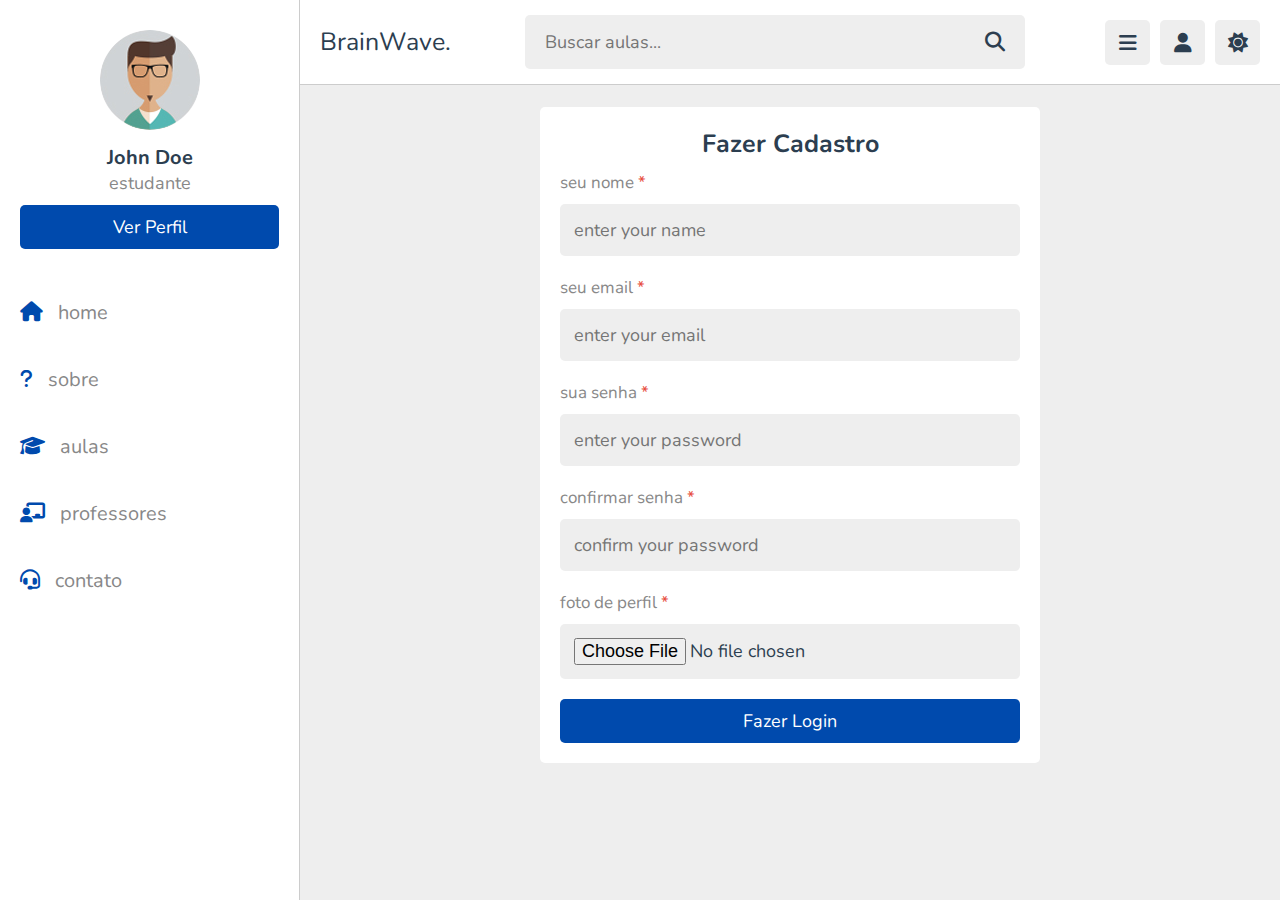
<file: register.html>
<!DOCTYPE html>
<html lang="en">
  <head>
    <meta charset="UTF-8" />
    <meta http-equiv="X-UA-Compatible" content="IE=edge" />
    <meta name="viewport" content="width=device-width, initial-scale=1.0" />
    <title>cadastro</title>

    <!-- font awesome cdn link  -->
    <link
      rel="stylesheet"
      href="https://cdnjs.cloudflare.com/ajax/libs/font-awesome/6.1.2/css/all.min.css"
    />

    <!-- custom css file link  -->
    <link rel="stylesheet" href="css/style.css" />
  </head>
  <body>
    <header class="header">
      <section class="flex">
        <a href="home.html" class="logo">BrainWave.</a>

        <form action="search.html" method="post" class="search-form">
          <input
            type="text"
            name="search_box"
            required
            placeholder="Buscar aulas..."
            maxlength="100"
          />
          <button type="submit" class="fas fa-search"></button>
        </form>

        <div class="icons">
          <div id="menu-btn" class="fas fa-bars"></div>
          <div id="search-btn" class="fas fa-search"></div>
          <div id="user-btn" class="fas fa-user"></div>
          <div id="toggle-btn" class="fas fa-sun"></div>
        </div>

        <div class="profile">
          <img src="images/pic-1.jpg" class="image" alt="" />
          <h3 class="name">John Doe</h3>
          <p class="role">estudante</p>
          <a href="profile.html" class="btn">ver perfil</a>
          <div class="flex-btn">
            <a href="login.html" class="option-btn">login</a>
            <a href="register.html" class="option-btn">cadastro</a>
          </div>
        </div>
      </section>
    </header>

    <div class="side-bar">
      <div id="close-btn">
        <i class="fas fa-times"></i>
      </div>

      <div class="profile">
        <img src="images/pic-1.jpg" class="image" alt="" />
        <h3 class="name">John Doe</h3>
        <p class="role">estudante</p>
        <a href="profile.html" class="btn">ver perfil</a>
      </div>

      <nav class="navbar">
        <a href="home.html"><i class="fas fa-home"></i><span>home</span></a>
        <a href="index.html"
          ><i class="fas fa-question"></i><span>sobre</span></a
        >
        <a href="courses.html"
          ><i class="fas fa-graduation-cap"></i><span>aulas</span></a
        >
        <a href="teachers.html"
          ><i class="fas fa-chalkboard-user"></i><span>professores</span></a
        >
        <a href="contact.html"
          ><i class="fas fa-headset"></i><span>contato</span></a
        >
      </nav>
    </div>

    <section class="form-container">
      <form action="" method="post" enctype="multipart/form-data">
        <h3>Fazer cadastro</h3>
        <p>seu nome <span>*</span></p>
        <input
          type="text"
          name="name"
          placeholder="enter your name"
          required
          maxlength="50"
          class="box"
        />
        <p>seu email <span>*</span></p>
        <input
          type="email"
          name="email"
          placeholder="enter your email"
          required
          maxlength="50"
          class="box"
        />
        <p>sua senha <span>*</span></p>
        <input
          type="password"
          name="pass"
          placeholder="enter your password"
          required
          maxlength="20"
          class="box"
        />
        <p>confirmar senha <span>*</span></p>
        <input
          type="password"
          name="c_pass"
          placeholder="confirm your password"
          required
          maxlength="20"
          class="box"
        />
        <p>foto de perfil <span>*</span></p>
        <input type="file" accept="image/*" required class="box" />
        <input type="submit" value="Fazer Login" name="submit" class="btn" />
      </form>
    </section>
    <!-- custom js file link  -->
    <script src="js/script.js"></script>
  </body>
</html>
</file>
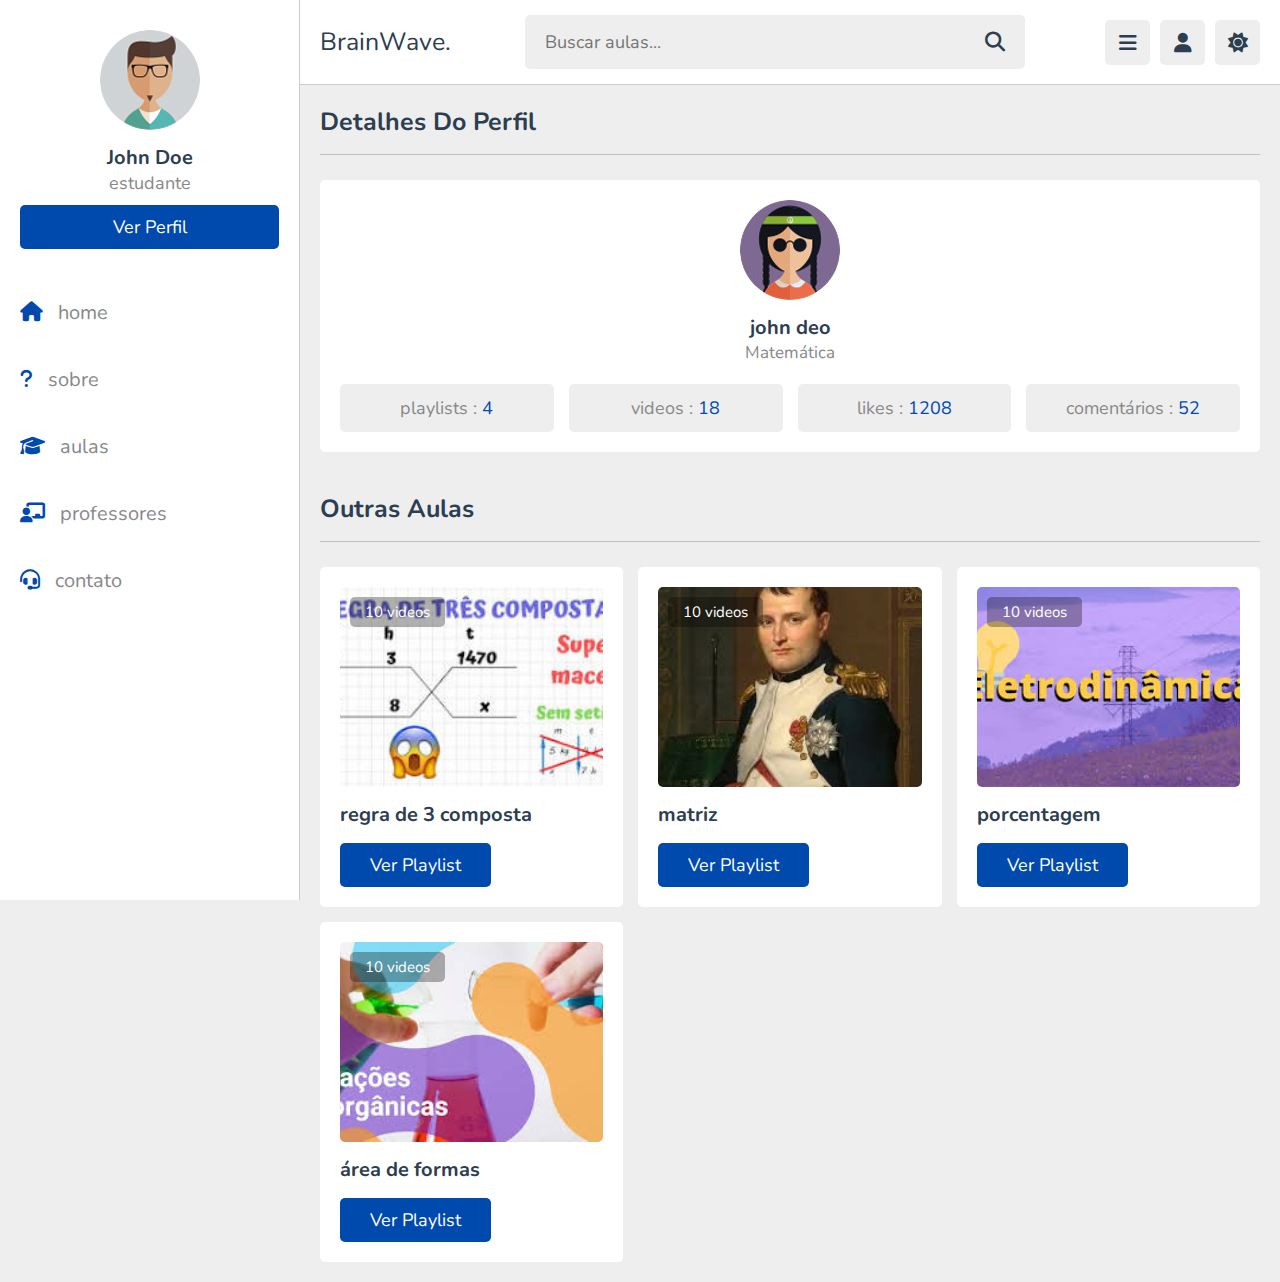
<file: teacher_profile.html>
<!DOCTYPE html>
<html lang="en">
  <head>
    <meta charset="UTF-8" />
    <meta http-equiv="X-UA-Compatible" content="IE=edge" />
    <meta name="viewport" content="width=device-width, initial-scale=1.0" />
    <title>perfil do professor</title>

    <!-- font awesome cdn link  -->
    <link
      rel="stylesheet"
      href="https://cdnjs.cloudflare.com/ajax/libs/font-awesome/6.1.2/css/all.min.css"
    />

    <!-- custom css file link  -->
    <link rel="stylesheet" href="css/style.css" />
  </head>
  <body>
    <header class="header">
      <section class="flex">
        <a href="home.html" class="logo">BrainWave.</a>

        <form action="search.html" method="post" class="search-form">
          <input
            type="text"
            name="search_box"
            required
            placeholder="Buscar aulas..."
            maxlength="100"
          />
          <button type="submit" class="fas fa-search"></button>
        </form>

        <div class="icons">
          <div id="menu-btn" class="fas fa-bars"></div>
          <div id="search-btn" class="fas fa-search"></div>
          <div id="user-btn" class="fas fa-user"></div>
          <div id="toggle-btn" class="fas fa-sun"></div>
        </div>

        <div class="profile">
          <img src="images/pic-1.jpg" class="image" alt="" />
          <h3 class="name">John Doe</h3>
          <p class="role">estudante</p>
          <a href="profile.html" class="btn">ver perfil</a>
          <div class="flex-btn">
            <a href="login.html" class="option-btn">login</a>
            <a href="register.html" class="option-btn">cadastro</a>
          </div>
        </div>
      </section>
    </header>

    <div class="side-bar">
      <div id="close-btn">
        <i class="fas fa-times"></i>
      </div>

      <div class="profile">
        <img src="images/pic-1.jpg" class="image" alt="" />
        <h3 class="name">John Doe</h3>
        <p class="role">estudante</p>
        <a href="profile.html" class="btn">ver perfil</a>
      </div>

      <nav class="navbar">
        <a href="home.html"><i class="fas fa-home"></i><span>home</span></a>
        <a href="index.html"
          ><i class="fas fa-question"></i><span>sobre</span></a
        >
        <a href="courses.html"
          ><i class="fas fa-graduation-cap"></i><span>aulas</span></a
        >
        <a href="teachers.html"
          ><i class="fas fa-chalkboard-user"></i><span>professores</span></a
        >
        <a href="contact.html"
          ><i class="fas fa-headset"></i><span>contato</span></a
        >
      </nav>
    </div>

    <section class="teacher-profile">
      <h1 class="heading">detalhes do perfil</h1>

      <div class="details">
        <div class="tutor">
          <img src="images/pic-2.jpg" alt="" />
          <h3>john deo</h3>
          <span>Matemática</span>
        </div>
        <div class="flex">
          <p>playlists : <span>4</span></p>
          <p>videos : <span>18</span></p>
          <p>likes : <span>1208</span></p>
          <p>comentários : <span>52</span></p>
        </div>
      </div>
    </section>

    <section class="courses">
      <h1 class="heading">outras aulas</h1>

      <div class="box-container">
        <div class="box">
          <div class="thumb">
            <img src="images/thumb-1.png" alt="" />
            <span>10 videos</span>
          </div>
          <h3 class="title">regra de 3 composta</h3>
          <a href="playlist.html" class="inline-btn">ver playlist</a>
        </div>

        <div class="box">
          <div class="thumb">
            <img src="images/thumb-2.png" alt="" />
            <span>10 videos</span>
          </div>
          <h3 class="title">matriz</h3>
          <a href="playlist.html" class="inline-btn">ver playlist</a>
        </div>

        <div class="box">
          <div class="thumb">
            <img src="images/thumb-3.png" alt="" />
            <span>10 videos</span>
          </div>
          <h3 class="title">porcentagem</h3>
          <a href="playlist.html" class="inline-btn">ver playlist</a>
        </div>

        <div class="box">
          <div class="thumb">
            <img src="images/thumb-4.png" alt="" />
            <span>10 videos</span>
          </div>
          <h3 class="title">área de formas</h3>
          <a href="playlist.html" class="inline-btn">ver playlist</a>
        </div>
      </div>
    </section>

    <!-- custom js file link  -->
    <script src="js/script.js"></script>
  </body>
</html>
</file>
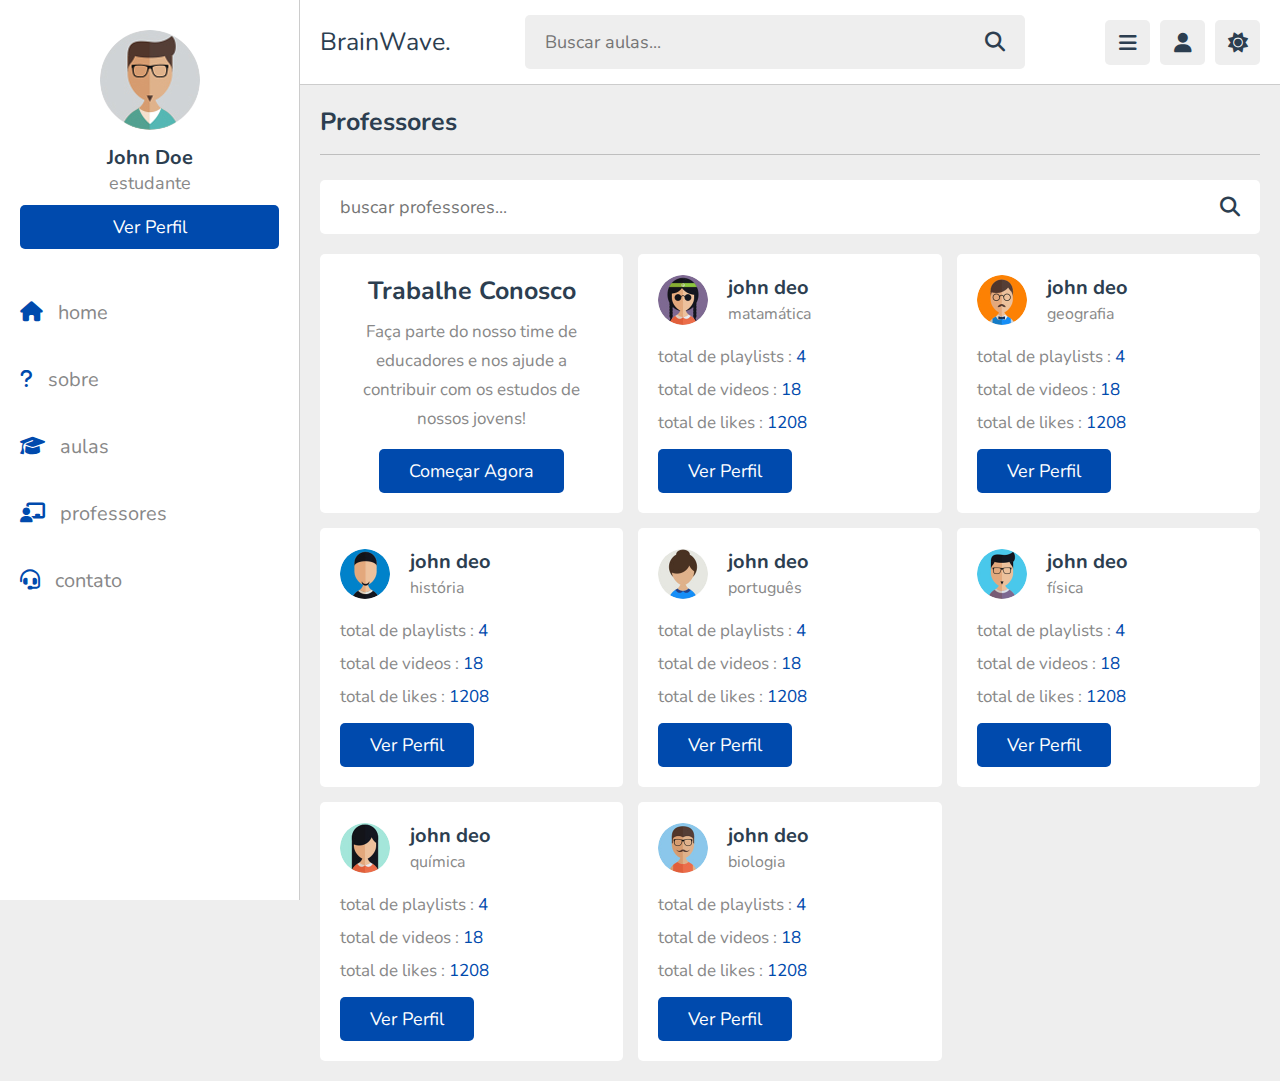
<file: teachers.html>
<!DOCTYPE html>
<html lang="en">
  <head>
    <meta charset="UTF-8" />
    <meta http-equiv="X-UA-Compatible" content="IE=edge" />
    <meta name="viewport" content="width=device-width, initial-scale=1.0" />
    <title>professores</title>

    <!-- font awesome cdn link  -->
    <link
      rel="stylesheet"
      href="https://cdnjs.cloudflare.com/ajax/libs/font-awesome/6.1.2/css/all.min.css"
    />

    <!-- custom css file link  -->
    <link rel="stylesheet" href="css/style.css" />
  </head>
  <body>
    <header class="header">
      <section class="flex">
        <a href="home.html" class="logo">BrainWave.</a>

        <form action="search.html" method="post" class="search-form">
          <input
            type="text"
            name="search_box"
            required
            placeholder="Buscar aulas..."
            maxlength="100"
          />
          <button type="submit" class="fas fa-search"></button>
        </form>

        <div class="icons">
          <div id="menu-btn" class="fas fa-bars"></div>
          <div id="search-btn" class="fas fa-search"></div>
          <div id="user-btn" class="fas fa-user"></div>
          <div id="toggle-btn" class="fas fa-sun"></div>
        </div>

        <div class="profile">
          <img src="images/pic-1.jpg" class="image" alt="" />
          <h3 class="name">John Doe</h3>
          <p class="role">estudante</p>
          <a href="profile.html" class="btn">ver perfil</a>
          <div class="flex-btn">
            <a href="login.html" class="option-btn">login</a>
            <a href="register.html" class="option-btn">cadastro</a>
          </div>
        </div>
      </section>
    </header>

    <div class="side-bar">
      <div id="close-btn">
        <i class="fas fa-times"></i>
      </div>

      <div class="profile">
        <img src="images/pic-1.jpg" class="image" alt="" />
        <h3 class="name">John Doe</h3>
        <p class="role">estudante</p>
        <a href="profile.html" class="btn">ver perfil</a>
      </div>

      <nav class="navbar">
        <a href="home.html"><i class="fas fa-home"></i><span>home</span></a>
        <a href="index.html"
          ><i class="fas fa-question"></i><span>sobre</span></a
        >
        <a href="courses.html"
          ><i class="fas fa-graduation-cap"></i><span>aulas</span></a
        >
        <a href="teachers.html"
          ><i class="fas fa-chalkboard-user"></i><span>professores</span></a
        >
        <a href="contact.html"
          ><i class="fas fa-headset"></i><span>contato</span></a
        >
      </nav>
    </div>

    <section class="teachers">
      <h1 class="heading">professores</h1>

      <form action="" method="post" class="search-tutor">
        <input
          type="text"
          name="search_box"
          placeholder="buscar professores..."
          required
          maxlength="100"
        />
        <button
          type="submit"
          class="fas fa-search"
          name="search_tutor"
        ></button>
      </form>

      <div class="box-container">
        <div class="box offer">
          <h3>trabalhe conosco</h3>
          <p>
            Faça parte do nosso time de educadores e nos ajude a contribuir com
            os estudos de nossos jovens!
          </p>
          <a href="register.html" class="inline-btn">começar agora</a>
        </div>

        <div class="box">
          <div class="tutor">
            <img src="images/pic-2.jpg" alt="" />
            <div>
              <h3>john deo</h3>
              <span>matamática</span>
            </div>
          </div>
          <p>total de playlists : <span>4</span></p>
          <p>total de videos : <span>18</span></p>
          <p>total de likes : <span>1208</span></p>
          <a href="teacher_profile.html" class="inline-btn">ver perfil</a>
        </div>

        <div class="box">
          <div class="tutor">
            <img src="images/pic-3.jpg" alt="" />
            <div>
              <h3>john deo</h3>
              <span>geografia</span>
            </div>
          </div>
          <p>total de playlists : <span>4</span></p>
          <p>total de videos : <span>18</span></p>
          <p>total de likes : <span>1208</span></p>
          <a href="teacher_profile.html" class="inline-btn">ver perfil</a>
        </div>

        <div class="box">
          <div class="tutor">
            <img src="images/pic-4.jpg" alt="" />
            <div>
              <h3>john deo</h3>
              <span>história</span>
            </div>
          </div>
          <p>total de playlists : <span>4</span></p>
          <p>total de videos : <span>18</span></p>
          <p>total de likes : <span>1208</span></p>
          <a href="teacher_profile.html" class="inline-btn">ver perfil</a>
        </div>

        <div class="box">
          <div class="tutor">
            <img src="images/pic-5.jpg" alt="" />
            <div>
              <h3>john deo</h3>
              <span>português</span>
            </div>
          </div>
          <p>total de playlists : <span>4</span></p>
          <p>total de videos : <span>18</span></p>
          <p>total de likes : <span>1208</span></p>
          <a href="teacher_profile.html" class="inline-btn">ver perfil</a>
        </div>

        <div class="box">
          <div class="tutor">
            <img src="images/pic-6.jpg" alt="" />
            <div>
              <h3>john deo</h3>
              <span>física</span>
            </div>
          </div>
          <p>total de playlists : <span>4</span></p>
          <p>total de videos : <span>18</span></p>
          <p>total de likes : <span>1208</span></p>
          <a href="teacher_profile.html" class="inline-btn">ver perfil</a>
        </div>

        <div class="box">
          <div class="tutor">
            <img src="images/pic-7.jpg" alt="" />
            <div>
              <h3>john deo</h3>
              <span>química</span>
            </div>
          </div>
          <p>total de playlists : <span>4</span></p>
          <p>total de videos : <span>18</span></p>
          <p>total de likes : <span>1208</span></p>
          <a href="teacher_profile.html" class="inline-btn">ver perfil</a>
        </div>

        <div class="box">
          <div class="tutor">
            <img src="images/pic-8.jpg" alt="" />
            <div>
              <h3>john deo</h3>
              <span>biologia</span>
            </div>
          </div>
          <p>total de playlists : <span>4</span></p>
          <p>total de videos : <span>18</span></p>
          <p>total de likes : <span>1208</span></p>
          <a href="teacher_profile.html" class="inline-btn">ver perfil</a>
        </div>
      </div>
    </section>

    <!-- custom js file link  -->
    <script src="js/script.js"></script>
  </body>
</html>
</file>
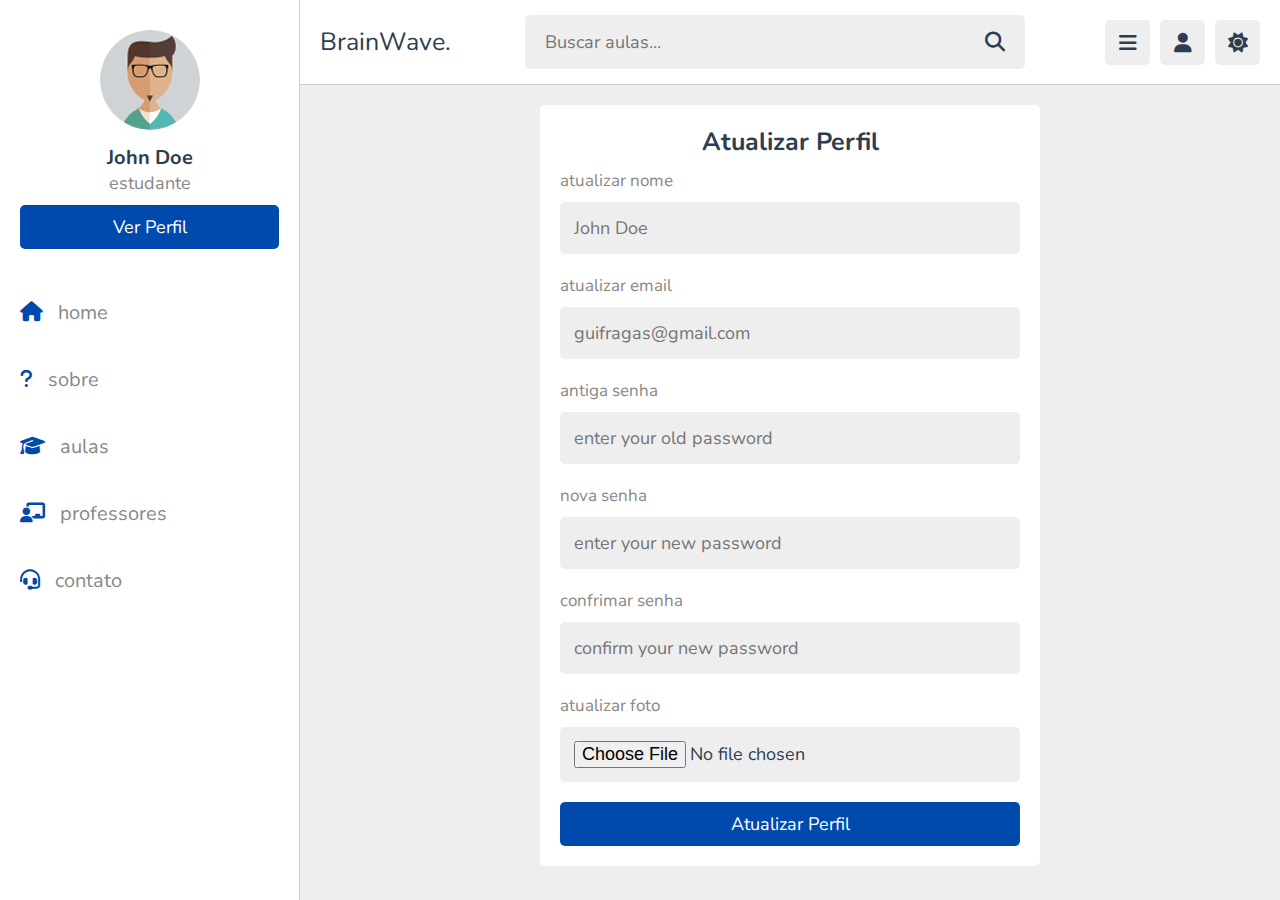
<file: update.html>
<!DOCTYPE html>
<html lang="en">
  <head>
    <meta charset="UTF-8" />
    <meta http-equiv="X-UA-Compatible" content="IE=edge" />
    <meta name="viewport" content="width=device-width, initial-scale=1.0" />
    <title>atualizar</title>

    <!-- font awesome cdn link  -->
    <link
      rel="stylesheet"
      href="https://cdnjs.cloudflare.com/ajax/libs/font-awesome/6.1.2/css/all.min.css"
    />

    <!-- custom css file link  -->
    <link rel="stylesheet" href="css/style.css" />
  </head>
  <body>
    <header class="header">
      <section class="flex">
        <a href="home.html" class="logo">BrainWave.</a>

        <form action="search.html" method="post" class="search-form">
          <input
            type="text"
            name="search_box"
            required
            placeholder="Buscar aulas..."
            maxlength="100"
          />
          <button type="submit" class="fas fa-search"></button>
        </form>

        <div class="icons">
          <div id="menu-btn" class="fas fa-bars"></div>
          <div id="search-btn" class="fas fa-search"></div>
          <div id="user-btn" class="fas fa-user"></div>
          <div id="toggle-btn" class="fas fa-sun"></div>
        </div>

        <div class="profile">
          <img src="images/pic-1.jpg" class="image" alt="" />
          <h3 class="name">John Doe</h3>
          <p class="role">estudante</p>
          <a href="profile.html" class="btn">ver perfil</a>
          <div class="flex-btn">
            <a href="login.html" class="option-btn">login</a>
            <a href="register.html" class="option-btn">cadastro</a>
          </div>
        </div>
      </section>
    </header>

    <div class="side-bar">
      <div id="close-btn">
        <i class="fas fa-times"></i>
      </div>

      <div class="profile">
        <img src="images/pic-1.jpg" class="image" alt="" />
        <h3 class="name">John Doe</h3>
        <p class="role">estudante</p>
        <a href="profile.html" class="btn">ver perfil</a>
      </div>

      <nav class="navbar">
        <a href="home.html"><i class="fas fa-home"></i><span>home</span></a>
        <a href="index.html"
          ><i class="fas fa-question"></i><span>sobre</span></a
        >
        <a href="courses.html"
          ><i class="fas fa-graduation-cap"></i><span>aulas</span></a
        >
        <a href="teachers.html"
          ><i class="fas fa-chalkboard-user"></i><span>professores</span></a
        >
        <a href="contact.html"
          ><i class="fas fa-headset"></i><span>contato</span></a
        >
      </nav>
    </div>

    <section class="form-container">
      <form action="" method="post" enctype="multipart/form-data">
        <h3>atualizar perfil</h3>
        <p>atualizar nome</p>
        <input
          type="text"
          name="name"
          placeholder="John Doe"
          maxlength="50"
          class="box"
        />
        <p>atualizar email</p>
        <input
          type="email"
          name="email"
          placeholder="guifragas@gmail.com"
          maxlength="50"
          class="box"
        />
        <p>antiga senha</p>
        <input
          type="password"
          name="old_pass"
          placeholder="enter your old password"
          maxlength="20"
          class="box"
        />
        <p>nova senha</p>
        <input
          type="password"
          name="new_pass"
          placeholder="enter your new password"
          maxlength="20"
          class="box"
        />
        <p>confrimar senha</p>
        <input
          type="password"
          name="c_pass"
          placeholder="confirm your new password"
          maxlength="20"
          class="box"
        />
        <p>atualizar foto</p>
        <input type="file" accept="image/*" class="box" />
        <input
          type="submit"
          value="atualizar perfil"
          name="submit"
          class="btn"
        />
      </form>
    </section>
    <!-- custom js file link  -->
    <script src="js/script.js"></script>
  </body>
</html>
</file>
<file: css/style.css>
@import url("https://fonts.googleapis.com/css2?family=Nunito:wght@200;300;400;500;600;700&display=swap");

:root {
  --main-color: #004aad;
  /* cor secundáriia #6dbee2 */
  --red: #e74c3c;
  --orange: #f39c12;
  --light-color: #888;
  --light-bg: #eee;
  --black: #2c3e50;
  --white: #fff;
  --border: 0.1rem solid rgba(0, 0, 0, 0.2);
}

* {
  font-family: "Nunito", sans-serif;
  margin: 0;
  padding: 0;
  box-sizing: border-box;
  outline: none;
  border: none;
  text-decoration: none;
}

*::selection {
  background-color: var(--main-color);
  color: #fff;
}

html {
  font-size: 62.5%;
  overflow-x: hidden;
}

html::-webkit-scrollbar {
  width: 1rem;
  height: 0.5rem;
}

html::-webkit-scrollbar-track {
  background-color: transparent;
}

html::-webkit-scrollbar-thumb {
  background-color: var(--main-color);
}

body {
  background-color: var(--light-bg);
  padding-left: 30rem;
}

body.dark {
  --light-color: #aaa;
  --light-bg: #333;
  --black: #fff;
  --white: #222;
  --border: 0.1rem solid rgba(255, 255, 255, 0.2);
}

body.active {
  padding-left: 0;
}

section {
  padding: 2rem;
  margin: 0 auto;
  max-width: 1200px;
}

.heading {
  font-size: 2.5rem;
  color: var(--black);
  margin-bottom: 2.5rem;
  border-bottom: var(--border);
  padding-bottom: 1.5rem;
  text-transform: capitalize;
}

.inline-btn,
.inline-option-btn,
.inline-delete-btn,
.btn,
.delete-btn,
.option-btn {
  border-radius: 0.5rem;
  color: #fff;
  font-size: 1.8rem;
  cursor: pointer;
  text-transform: capitalize;
  padding: 1rem 3rem;
  text-align: center;
  margin-top: 1rem;
}

.btn,
.delete-btn,
.option-btn {
  display: block;
  width: 100%;
}

.inline-btn,
.inline-option-btn,
.inline-delete-btn {
  display: inline-block;
}

.btn,
.inline-btn {
  background-color: var(--main-color);
}

.option-btn,
.inline-option-btn {
  background-color: var(--orange);
}

.delete-btn,
.inline-delete-btn {
  background-color: var(--red);
}

.inline-btn:hover,
.inline-option-btn:hover,
.inline-delete-btn:hover,
.btn:hover,
.delete-btn:hover,
.option-btn:hover {
  background-color: var(--black);
  color: var(--white);
}

.flex-btn {
  display: flex;
  gap: 1rem;
}

.header {
  position: sticky;
  top: 0;
  left: 0;
  right: 0;
  background-color: var(--white);
  z-index: 1000;
  border-bottom: var(--border);
}

.header .flex {
  display: flex;
  align-items: center;
  justify-content: space-between;
  position: relative;
  padding: 1.5rem 2rem;
}

.header .flex .logo {
  font-size: 2.5rem;
  color: var(--black);
}

.header .flex .search-form {
  width: 50rem;
  border-radius: 0.5rem;
  background-color: var(--light-bg);
  padding: 1.5rem 2rem;
  display: flex;
  gap: 2rem;
}

.header .flex .search-form input {
  width: 100%;
  font-size: 1.8rem;
  color: var(--black);
  background: none;
}

.header .flex .search-form button {
  background: none;
  font-size: 2rem;
  cursor: pointer;
  color: var(--black);
}

.header .flex .search-form button:hover {
  color: var(--main-color);
}

.header .flex .icons div {
  font-size: 2rem;
  color: var(--black);
  background-color: var(--light-bg);
  border-radius: 0.5rem;
  height: 4.5rem;
  width: 4.5rem;
  line-height: 4.5rem;
  cursor: pointer;
  text-align: center;
  margin-left: 0.7rem;
}

.header .flex .icons div:hover {
  background-color: var(--black);
  color: var(--white);
}

.header .flex .profile {
  position: absolute;
  top: 120%;
  right: 2rem;
  background-color: var(--white);
  border-radius: 0.5rem;
  padding: 1.5rem;
  text-align: center;
  overflow: hidden;
  transform-origin: top right;
  transform: scale(0);
  transition: 0.2s linear;
  width: 30rem;
}

.header .flex .profile.active {
  transform: scale(1);
}

.header .flex .profile .image {
  height: 10rem;
  width: 10rem;
  border-radius: 50%;
  object-fit: contain;
  margin-bottom: 1rem;
}

.header .flex .profile .name {
  font-size: 2rem;
  color: var(--black);
  overflow: hidden;
  text-overflow: ellipsis;
  white-space: nowrap;
}

.header .flex .profile .role {
  font-size: 1.8rem;
  color: var(--light-color);
}

#search-btn {
  display: none;
}

.side-bar {
  position: fixed;
  top: 0;
  left: 0;
  width: 30rem;
  background-color: var(--white);
  height: 100vh;
  border-right: var(--border);
  z-index: 1200;
}

.side-bar #close-btn {
  text-align: right;
  padding: 2rem;
  display: none;
}

.side-bar #close-btn i {
  text-align: right;
  font-size: 2.5rem;
  background: var(--red);
  border-radius: 0.5rem;
  color: var(--white);
  cursor: pointer;
  height: 4.5rem;
  width: 4.5rem;
  line-height: 4.5rem;
  text-align: center;
}

.side-bar #close-btn i:hover {
  background-color: var(--black);
}

.side-bar .profile {
  padding: 3rem 2rem;
  text-align: center;
}

.side-bar .profile .image {
  height: 10rem;
  width: 10rem;
  border-radius: 50%;
  object-fit: contain;
  margin-bottom: 1rem;
}

.side-bar .profile .name {
  font-size: 2rem;
  color: var(--black);
  overflow: hidden;
  text-overflow: ellipsis;
  white-space: nowrap;
}

.side-bar .profile .role {
  font-size: 1.8rem;
  color: var(--light-color);
}

.side-bar .navbar a {
  display: block;
  padding: 2rem;
  font-size: 2rem;
}

.side-bar .navbar a i {
  margin-right: 1.5rem;
  color: var(--main-color);
  transition: 0.2s linear;
}

.side-bar .navbar a span {
  color: var(--light-color);
}

.side-bar .navbar a:hover {
  background-color: var(--light-bg);
}

.side-bar .navbar a:hover i {
  margin-right: 2.5rem;
}

.side-bar.active {
  left: -30rem;
}

.home-grid .box-container {
  display: grid;
  grid-template-columns: repeat(auto-fit, 27.5rem);
  gap: 1.5rem;
  justify-content: center;
  align-items: flex-start;
}

.home-grid .box-container .box {
  background-color: var(--white);
  border-radius: 0.5rem;
  padding: 2rem;
  max-height: 100%;
}

.home-grid .box-container .box .title {
  font-size: 2rem;
  color: var(--black);
  text-transform: capitalize;
}

.home-grid .box-container .box .flex {
  display: flex;
  flex-wrap: wrap;
  gap: 1.5rem;
  margin-top: 2rem;
}

.home-grid .box-container .flex a {
  background-color: var(--light-bg);
  border-radius: 0.5rem;
  padding: 1rem 1.5rem;
  font-size: 1.5rem;
}

.home-grid .box-container .flex a i {
  margin-right: 1rem;
  color: var(--black);
}

.home-grid .box-container .flex a span {
  color: var(--light-color);
}

.home-grid .box-container .flex a:hover {
  background-color: var(--black);
}

.home-grid .box-container .flex a:hover span {
  color: var(--white);
}

.home-grid .box-container .flex a:hover i {
  color: var(--white);
}

.home-grid .box-container .tutor {
  padding: 1rem 0;
  font-size: 1.8rem;
  color: var(--light-color);
  line-height: 2;
}

.home-grid .box-container .likes {
  color: var(--light-color);
  font-size: 1.7rem;
  margin-top: 1.5rem;
}

.home-grid .box-container .likes span {
  color: var(--main-color);
}

.about .row {
  display: flex;
  align-items: center;
  flex-wrap: wrap;
  gap: 1.5rem;
}

.about .row .image {
  flex: 1 1 55rem;
}

.about .row .image img {
  width: 100%;
  height: 50rem;
}

.about .row .content {
  flex: 1 1 40rem;
}

.about .row .content p {
  font-size: 1.7rem;
  line-height: 2;
  color: var(--light-color);
  padding: 1rem 0;
}

.about .row .content h3 {
  font-size: 3rem;
  color: var(--black);
  text-transform: capitalize;
}

.about .box-container {
  display: grid;
  grid-template-columns: repeat(auto-fit, minmax(27rem, 1fr));
  gap: 1.5rem;
  justify-content: center;
  align-items: flex-start;
  margin-top: 3rem;
}

.about .box-container .box {
  border-radius: 0.5rem;
  background-color: var(--white);
  padding: 2rem;
  display: flex;
  align-items: center;
  gap: 2.5rem;
}

.about .box-container .box i {
  font-size: 4rem;
  color: var(--main-color);
}

.about .box-container .box h3 {
  font-size: 2.5rem;
  color: var(--black);
  margin-bottom: 0.3rem;
}

.about .box-container .box p {
  font-size: 1.7rem;
  color: var(--light-color);
}

.reviews .box-container {
  display: grid;
  grid-template-columns: repeat(auto-fit, minmax(30rem, 1fr));
  gap: 1.5rem;
  justify-content: center;
  align-items: flex-start;
}

.reviews .box-container .box {
  border-radius: 0.5rem;
  background-color: var(--white);
  padding: 2rem;
  height: 300px;
}

.reviews .box-container .box p {
  line-height: 1.7;
  font-size: 1.7rem;
  color: var(--light-color);
}

.reviews .box-container .box .student {
  margin-top: 2rem;
  display: flex;
  align-items: center;
  gap: 1.5rem;
}

.reviews .box-container .box .student img {
  height: 5rem;
  width: 5rem;
  object-fit: cover;
  border-radius: 50%;
}

.reviews .box-container .box .student h3 {
  font-size: 2rem;
  color: var(--black);
  margin-bottom: 0.3rem;
}

.reviews .box-container .box .student .stars {
  font-size: 1.5rem;
  color: var(--orange);
}

.courses .box-container {
  display: grid;
  grid-template-columns: repeat(auto-fit, minmax(30rem, 1fr));
  gap: 1.5rem;
  justify-content: center;
  align-items: flex-start;
}

.courses .box-container .box {
  border-radius: 0.5rem;
  background-color: var(--white);
  padding: 2rem;
}

.courses .box-container .box .tutor {
  display: flex;
  align-items: center;
  gap: 1.5rem;
  margin-bottom: 2.5rem;
}

.courses .box-container .box .tutor img {
  height: 5rem;
  width: 5rem;
  border-radius: 50%;
  object-fit: cover;
}

.courses .box-container .box .tutor h3 {
  font-size: 1.8rem;
  color: var(--black);
  margin-bottom: 0.2rem;
}

.courses .box-container .box .tutor span {
  font-size: 1.3rem;
  color: var(--light-color);
}

.courses .box-container .box .thumb {
  position: relative;
}

.courses .box-container .box .thumb span {
  position: absolute;
  top: 1rem;
  left: 1rem;
  border-radius: 0.5rem;
  padding: 0.5rem 1.5rem;
  background-color: rgba(0, 0, 0, 0.3);
  color: #fff;
  font-size: 1.5rem;
}

.courses .box-container .box .thumb img {
  width: 100%;
  height: 20rem;
  object-fit: cover;
  border-radius: 0.5rem;
}

.courses .box-container .box .title {
  font-size: 2rem;
  color: var(--black);
  padding-bottom: 0.5rem;
  padding-top: 1rem;
}

.courses .more-btn {
  text-align: center;
  margin-top: 2rem;
}

.playlist-details .row {
  display: flex;
  align-items: flex-end;
  gap: 3rem;
  flex-wrap: wrap;
  background-color: var(--white);
  padding: 2rem;
}

.playlist-details .row .column {
  flex: 1 1 40rem;
}

.playlist-details .row .column .save-playlist {
  margin-bottom: 1.5rem;
}

.playlist-details .row .column .save-playlist button {
  border-radius: 0.5rem;
  background-color: var(--light-bg);
  padding: 1rem 1.5rem;
  cursor: pointer;
}

.playlist-details .row .column .save-playlist button i {
  font-size: 2rem;
  color: var(--black);
  margin-right: 0.8rem;
}

.playlist-details .row .column .save-playlist button span {
  font-size: 1.8rem;
  color: var(--light-color);
}

.playlist-details .row .column .save-playlist button:hover {
  background-color: var(--black);
}

.playlist-details .row .column .save-playlist button:hover i {
  color: var(--white);
}

.playlist-details .row .column .save-playlist button:hover span {
  color: var(--white);
}

.playlist-details .row .column .thumb {
  position: relative;
}

.playlist-details .row .column .thumb span {
  font-size: 1.8rem;
  color: #fff;
  background-color: rgba(0, 0, 0, 0.3);
  border-radius: 0.5rem;
  position: absolute;
  top: 1rem;
  left: 1rem;
  padding: 0.5rem 1.5rem;
}

.playlist-details .row .column .thumb img {
  height: 30rem;
  width: 100%;
  object-fit: cover;
  border-radius: 0.5rem;
}

.playlist-details .row .column .tutor {
  display: flex;
  align-items: center;
  gap: 2rem;
  margin-bottom: 2rem;
}

.playlist-details .row .column .tutor img {
  height: 7rem;
  width: 7rem;
  border-radius: 50%;
  object-fit: cover;
}

.playlist-details .row .column .tutor h3 {
  font-size: 2rem;
  color: var(--black);
  margin-bottom: 0.2rem;
}

.playlist-details .row .column .tutor span {
  font-size: 1.5rem;
  color: var(--light-color);
}

.playlist-details .row .column .details h3 {
  font-size: 2rem;
  color: var(--black);
  text-transform: capitalize;
}

.playlist-details .row .column .details p {
  padding: 1rem 0;
  line-height: 2;
  font-size: 1.8rem;
  color: var(--light-color);
}

.playlist-videos .box-container {
  display: grid;
  grid-template-columns: repeat(auto-fit, minmax(30rem, 1fr));
  gap: 1.5rem;
  justify-content: center;
  align-items: flex-start;
}

.playlist-videos .box-container .box {
  background-color: var(--white);
  border-radius: 0.5rem;
  padding: 2rem;
  position: relative;
}

.playlist-videos .box-container .box i {
  position: absolute;
  top: 2rem;
  left: 2rem;
  right: 2rem;
  height: 20rem;
  border-radius: 0.5rem;
  background-color: rgba(0, 0, 0, 0.3);
  display: flex;
  align-items: center;
  justify-content: center;
  font-size: 5rem;
  color: #fff;
  display: none;
}

.playlist-videos .box-container .box:hover i {
  display: flex;
}

.playlist-videos .box-container .box img {
  width: 100%;
  height: 20rem;
  object-fit: cover;
  border-radius: 0.5rem;
}

.playlist-videos .box-container .box h3 {
  margin-top: 1.5rem;
  font-size: 1.8rem;
  color: var(--black);
}

.playlist-videos .box-container .box:hover h3 {
  color: var(--main-color);
}

.watch-video .video-container {
  background-color: var(--white);
  border-radius: 0.5rem;
  padding: 2rem;
}

.watch-video .video-container .video {
  position: relative;
  margin-bottom: 1.5rem;
}

.watch-video .video-container .video video {
  border-radius: 0.5rem;
  width: 100%;
  object-fit: contain;
  background-color: #000;
}

.watch-video .video-container .title {
  font-size: 2rem;
  color: var(--black);
}

.watch-video .video-container .info {
  display: flex;
  margin-top: 1.5rem;
  margin-bottom: 2rem;
  border-bottom: var(--border);
  padding-bottom: 1.5rem;
  gap: 2.5rem;
  align-items: center;
}

.watch-video .video-container .info p {
  font-size: 1.6rem;
}

.watch-video .video-container .info p span {
  color: var(--light-color);
}

.watch-video .video-container .info i {
  margin-right: 1rem;
  color: var(--main-color);
}

.watch-video .video-container .tutor {
  display: flex;
  align-items: center;
  gap: 2rem;
  margin-bottom: 1rem;
}

.watch-video .video-container .tutor img {
  border-radius: 50%;
  height: 5rem;
  width: 5rem;
  object-fit: cover;
}

.watch-video .video-container .tutor h3 {
  font-size: 2rem;
  color: var(--black);
  margin-bottom: 0.2rem;
}

.watch-video .video-container .tutor span {
  font-size: 1.5rem;
  color: var(--light-color);
}

.watch-video .video-container .flex {
  display: flex;
  align-items: center;
  justify-content: space-between;
  gap: 1.5rem;
}

.watch-video .video-container .flex button {
  border-radius: 0.5rem;
  padding: 1rem 1.5rem;
  font-size: 1.8rem;
  cursor: pointer;
  background-color: var(--light-bg);
}

.watch-video .video-container .flex button i {
  margin-right: 1rem;
  color: var(--black);
}

.watch-video .video-container .flex button span {
  color: var(--light-color);
}

.watch-video .video-container .flex button:hover {
  background-color: var(--black);
}

.watch-video .video-container .flex button:hover i {
  color: var(--white);
}

.watch-video .video-container .flex button:hover span {
  color: var(--white);
}

.watch-video .video-container .description {
  line-height: 1.5;
  font-size: 1.7rem;
  color: var(--light-color);
  margin-top: 2rem;
}

.comments .add-comment {
  background-color: var(--white);
  border-radius: 0.5rem;
  padding: 2rem;
  margin-bottom: 3rem;
}

.comments .add-comment h3 {
  font-size: 2rem;
  color: var(--black);
  margin-bottom: 1rem;
}

.comments .add-comment textarea {
  height: 20rem;
  resize: none;
  background-color: var(--light-bg);
  border-radius: 0.5rem;
  border: var(--border);
  padding: 1.4rem;
  font-size: 1.8rem;
  color: var(--black);
  width: 100%;
  margin: 0.5rem 0;
}

.comments .box-container {
  display: grid;
  gap: 2.5rem;
  background-color: var(--white);
  padding: 2rem;
  border-radius: 0.5rem;
}

.comments .box-container .box .user {
  display: flex;
  align-items: center;
  gap: 1.5rem;
  margin-bottom: 2rem;
}

.comments .box-container .box .user img {
  height: 5rem;
  width: 5rem;
  border-radius: 50%;
}

.comments .box-container .box .user h3 {
  font-size: 2rem;
  color: var(--black);
  margin-bottom: 0.2rem;
}

.comments .box-container .box .user span {
  font-size: 1.5rem;
  color: var(--light-color);
}

.comments .box-container .box .comment-box {
  border-radius: 0.5rem;
  background-color: var(--light-bg);
  padding: 1rem 1.5rem;
  white-space: pre-line;
  margin: 0.5rem 0;
  font-size: 1.8rem;
  color: var(--black);
  line-height: 1.5;
  position: relative;
  z-index: 0;
}

.comments .box-container .box .comment-box::before {
  content: "";
  position: absolute;
  top: -1rem;
  left: 1.5rem;
  background-color: var(--light-bg);
  height: 1.2rem;
  width: 2rem;
  clip-path: polygon(50% 0%, 0% 100%, 100% 100%);
}

.teachers .search-tutor {
  margin-bottom: 2rem;
  border-radius: 0.5rem;
  background-color: var(--white);
  padding: 1.5rem 2rem;
  display: flex;
  align-items: center;
  gap: 1.5rem;
}

.teachers .search-tutor input {
  width: 100%;
  background: none;
  font-size: 1.8rem;
  color: var(--black);
}

.teachers .search-tutor button {
  font-size: 2rem;
  color: var(--black);
  cursor: pointer;
  background: none;
}

.teachers .search-tutor button:hover {
  color: var(--main-color);
}

.teachers .box-container {
  display: grid;
  grid-template-columns: repeat(auto-fit, minmax(30rem, 1fr));
  gap: 1.5rem;
  justify-content: center;
  align-items: flex-start;
}

.teachers .box-container .box {
  background-color: var(--white);
  border-radius: 0.5rem;
  padding: 2rem;
}

.teachers .box-container .offer {
  text-align: center;
}

.teachers .box-container .offer h3 {
  font-size: 2.5rem;
  color: var(--black);
  text-transform: capitalize;
  padding-bottom: 0.5rem;
}

.teachers .box-container .offer p {
  line-height: 1.7;
  padding: 0.5rem 0;
  color: var(--light-color);
  font-size: 1.7rem;
}

.teachers .box-container .box .tutor {
  display: flex;
  align-items: center;
  gap: 2rem;
  margin-bottom: 1.5rem;
}

.teachers .box-container .box .tutor img {
  height: 5rem;
  width: 5rem;
  border-radius: 50%;
}

.teachers .box-container .box .tutor h3 {
  font-size: 2rem;
  color: var(--black);
  margin-bottom: 0.2rem;
}

.teachers .box-container .box .tutor span {
  font-size: 1.6rem;
  color: var(--light-color);
}

.teachers .box-container .box p {
  padding: 0.5rem 0;
  font-size: 1.7rem;
  color: var(--light-color);
}

.teachers .box-container .box p span {
  color: var(--main-color);
}

.teacher-profile .details {
  text-align: center;
  background-color: var(--white);
  border-radius: 0.5rem;
  padding: 2rem;
}

.teacher-profile .details .tutor img {
  height: 10rem;
  width: 10rem;
  border-radius: 50%;
  object-fit: cover;
  margin-bottom: 1rem;
}

.teacher-profile .details .tutor h3 {
  font-size: 2rem;
  color: var(--black);
}

.teacher-profile .details .tutor span {
  color: var(--light-color);
  font-size: 1.7rem;
}

.teacher-profile .details .flex {
  display: flex;
  flex-wrap: wrap;
  gap: 1.5rem;
  margin-top: 2rem;
}

.teacher-profile .details .flex p {
  flex: 1 1 20rem;
  border-radius: 0.5rem;
  background-color: var(--light-bg);
  padding: 1.2rem 2rem;
  font-size: 1.8rem;
  color: var(--light-color);
}

.teacher-profile .details .flex p span {
  color: var(--main-color);
}

.user-profile .info {
  background-color: var(--white);
  border-radius: 0.5rem;
  padding: 2rem;
}

.user-profile .info .user {
  text-align: center;
  margin-bottom: 2rem;
  padding: 1rem;
}

.user-profile .info .user img {
  height: 10rem;
  width: 10rem;
  border-radius: 50%;
  object-fit: cover;
  margin-bottom: 1rem;
}

.user-profile .info .user h3 {
  font-size: 2rem;
  color: var(--black);
}

.user-profile .info .user p {
  font-size: 1.7rem;
  color: var(--light-color);
  padding: 0.3rem 0;
}

.user-profile .info .box-container {
  display: flex;
  flex-wrap: wrap;
  gap: 1.5rem;
}

.user-profile .info .box-container .box {
  background-color: var(--light-bg);
  border-radius: 0.5rem;
  padding: 2rem;
  flex: 1 1 25rem;
}

.user-profile .info .box-container .box .flex {
  display: flex;
  align-items: center;
  gap: 2rem;
  margin-bottom: 1rem;
}

.user-profile .info .box-container .box .flex i {
  font-size: 2rem;
  color: var(--white);
  background-color: var(--black);
  text-align: center;
  border-radius: 0.5rem;
  height: 5rem;
  width: 5rem;
  line-height: 4.9rem;
}

.user-profile .info .box-container .box .flex span {
  font-size: 2.5rem;
  color: var(--main-color);
}

.user-profile .info .box-container .box .flex p {
  color: var(--light-color);
  font-size: 1.7rem;
}

.contact .row {
  display: flex;
  align-items: center;
  flex-wrap: wrap;
  gap: 1.5rem;
}

.contact .row .image {
  flex: 1 1 50rem;
}

.contact .row .image img {
  width: 100%;
  height: 50rem;
}

.contact .row form {
  flex: 1 1 30rem;
  background-color: var(--white);
  padding: 2rem;
  text-align: center;
}

.contact .row form h3 {
  margin-bottom: 1rem;
  text-transform: capitalize;
  color: var(--black);
  font-size: 2.5rem;
}

.contact .row form .box {
  width: 100%;
  border-radius: 0.5rem;
  background-color: var(--light-bg);
  margin: 1rem 0;
  padding: 1.4rem;
  font-size: 1.8rem;
  color: var(--black);
}

.contact .row form textarea {
  height: 20rem;
  resize: none;
}

.contact .box-container {
  display: grid;
  grid-template-columns: repeat(auto-fit, minmax(30rem, 1fr));
  gap: 1.5rem;
  justify-content: center;
  align-items: flex-start;
  margin-top: 3rem;
}

.contact .box-container .box {
  text-align: center;
  background-color: var(--white);
  border-radius: 0.5rem;
  padding: 3rem;
}

.contact .box-container .box i {
  font-size: 3rem;
  color: var(--main-color);
  margin-bottom: 1rem;
}

.contact .box-container .box h3 {
  font-size: 2rem;
  color: var(--black);
  margin: 1rem 0;
}

.contact .box-container .box a {
  display: block;
  padding-top: 0.5rem;
  font-size: 1.8rem;
  color: var(--light-color);
}

.contact .box-container .box a:hover {
  text-decoration: underline;
  color: var(--black);
}

.form-container {
  min-height: calc(100vh - 20rem);
  display: flex;
  align-items: center;
  justify-content: center;
}

.form-container form {
  background-color: var(--white);
  border-radius: 0.5rem;
  padding: 2rem;
  width: 50rem;
}

.form-container form h3 {
  font-size: 2.5rem;
  text-transform: capitalize;
  color: var(--black);
  text-align: center;
}

.form-container form p {
  font-size: 1.7rem;
  color: var(--light-color);
  padding-top: 1rem;
}

.form-container form p span {
  color: var(--red);
}

.form-container form .box {
  font-size: 1.8rem;
  color: var(--black);
  border-radius: 0.5rem;
  padding: 1.4rem;
  background-color: var(--light-bg);
  width: 100%;
  margin: 1rem 0;
}

.footer {
  background-color: var(--white);
  border-top: var(--border);
  position: sticky;
  bottom: 0;
  left: 0;
  right: 0;
  text-align: center;
  font-size: 2rem;
  padding: 2.5rem 2rem;
  color: var(--black);
  margin-top: 1rem;
  z-index: 1000;
  /* padding-bottom: 9.5rem; */
}

.footer span {
  color: var(--main-color);
}

@media (max-width: 1200px) {
  body {
    padding-left: 0;
  }

  .side-bar {
    left: -30rem;
    transition: 0.2s linear;
  }

  .side-bar #close-btn {
    display: block;
  }

  .side-bar.active {
    left: 0;
    box-shadow: 0 0 0 100vw rgba(0, 0, 0, 0.8);
    border-right: 0;
  }
}

@media (max-width: 991px) {
  html {
    font-size: 55%;
  }
}

@media (max-width: 768px) {
  #search-btn {
    display: inline-block;
  }

  .header .flex .search-form {
    position: absolute;
    top: 99%;
    left: 0;
    right: 0;
    border-top: var(--border);
    border-bottom: var(--border);
    background-color: var(--white);
    border-radius: 0;
    width: auto;
    padding: 2rem;
    clip-path: polygon(0 0, 100% 0, 100% 0, 0 0);
    transition: 0.2s linear;
  }

  .header .flex .search-form.active {
    clip-path: polygon(0 0, 100% 0, 100% 100%, 0 100%);
  }
}

@media (max-width: 450px) {
  html {
    font-size: 50%;
  }

  .flex-btn {
    gap: 0;
    flex-flow: column;
  }

  .home-grid .box-container {
    grid-template-columns: 1fr;
  }

  .about .row .image img {
    height: 25rem;
  }
}
</file>
